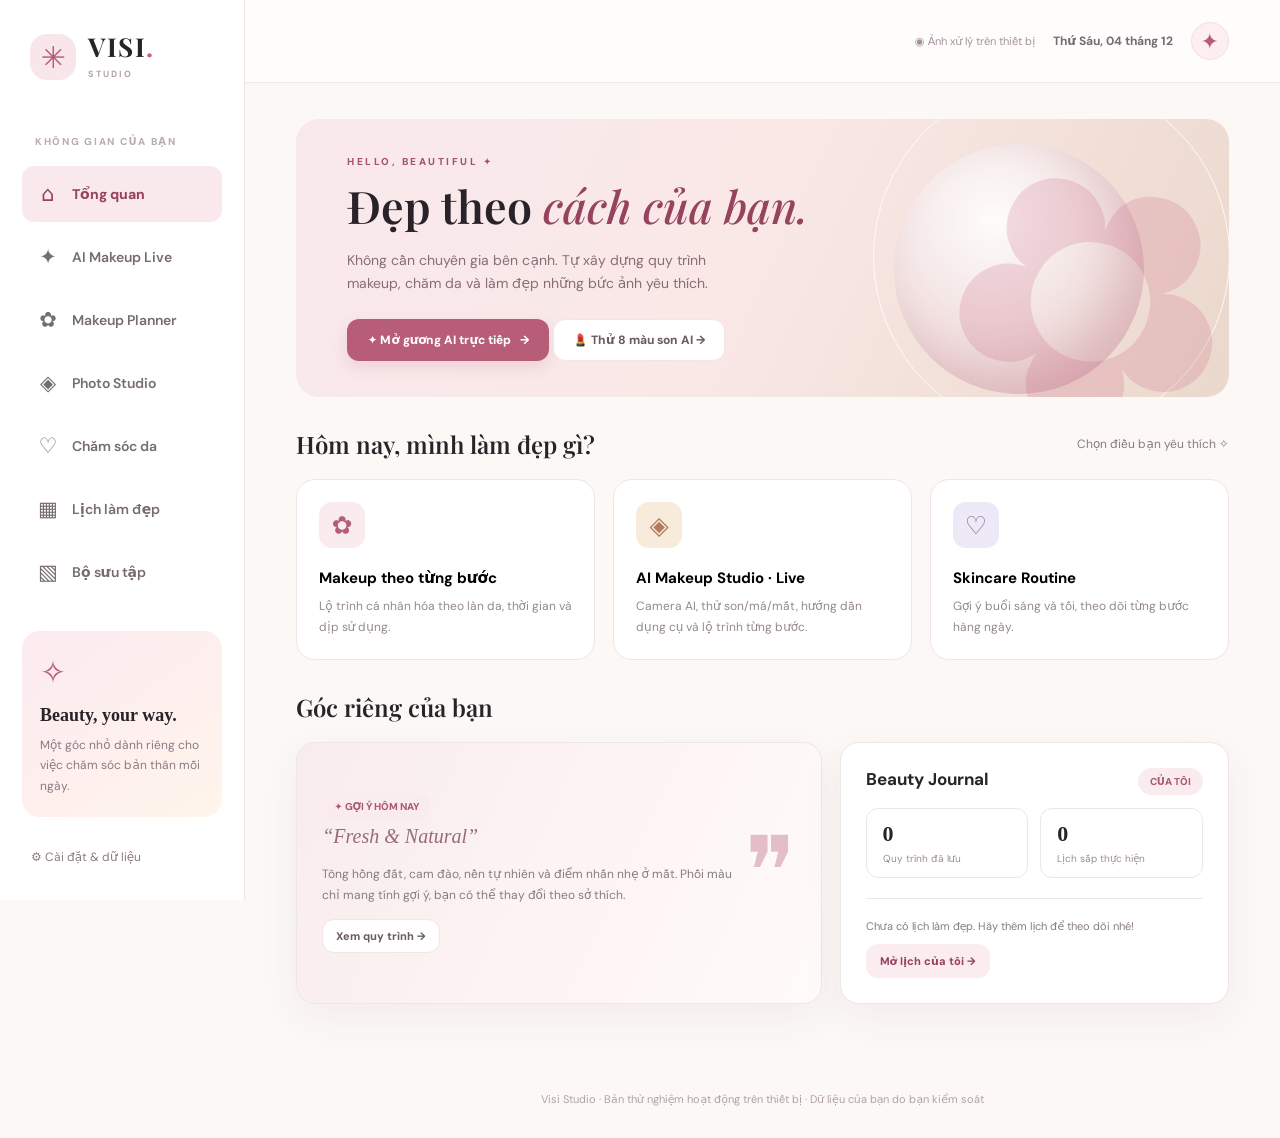
<file: index.html>
<!doctype html>
<html lang="vi">
<head>
  <meta charset="UTF-8" />
  <meta name="viewport" content="width=device-width, initial-scale=1, viewport-fit=cover" />
  <meta name="theme-color" content="#fbf6f2" />
  <meta name="description" content="Visi Studio — lập quy trình makeup, chăm da và chỉnh ảnh đẹp ngay trên trình duyệt." />
  <title>Visi Studio — Đẹp theo cách của bạn</title>
  <link rel="icon" href="icon.svg" type="image/svg+xml" />
  <link rel="manifest" href="manifest.webmanifest" />
  <link rel="stylesheet" href="styles.css" />
  <link rel="stylesheet" href="ai-makeup.css" />
</head>
<body>
  <div class="app-shell">
    <aside class="sidebar">
      <div class="brand"><span class="brand-mark">✳</span><div><strong>VISI<span>.</span></strong><small>STUDIO</small></div></div>
      <div class="side-caption">KHÔNG GIAN CỦA BẠN</div>
      <nav class="sidebar-nav" aria-label="Điều hướng chính">
        <button class="nav-btn active" data-page="home"><span>⌂</span> Tổng quan</button>
        <button class="nav-btn" data-page="ai"><span>✦</span> AI Makeup Live</button>
        <button class="nav-btn" data-page="makeup"><span>✿</span> Makeup Planner</button>
        <button class="nav-btn" data-page="photo"><span>◈</span> Photo Studio</button>
        <button class="nav-btn" data-page="skincare"><span>♡</span> Chăm sóc da</button>
        <button class="nav-btn" data-page="schedule"><span>▦</span> Lịch làm đẹp</button>
        <button class="nav-btn" data-page="gallery"><span>▧</span> Bộ sưu tập</button>
      </nav>
      <div class="side-bottom"><div class="member-tile"><div class="member-flower">✧</div><strong>Beauty, your way.</strong><p>Một góc nhỏ dành riêng cho việc chăm sóc bản thân mỗi ngày.</p></div><button data-page="settings" class="settings-link">⚙ Cài đặt & dữ liệu</button></div>
    </aside>
    <main class="main-wrap">
      <header class="topbar"><div class="top-brand">VISI<span>.</span></div><div class="topbar-right"><span class="privacy-label">◉ Ảnh xử lý trên thiết bị</span><span class="date-pill" id="current-date"></span><button class="profile-icon" data-page="settings" aria-label="Cài đặt">✦</button></div></header>
      <div id="app-content" class="content" aria-live="polite"></div>
      <footer class="site-footer">Visi Studio · Bản thử nghiệm hoạt động trên thiết bị · Dữ liệu của bạn do bạn kiểm soát</footer>
    </main>
  </div>
  <nav class="mobile-nav" aria-label="Điều hướng di động"><button data-page="home" class="active">⌂<span>Trang chủ</span></button><button data-page="ai">✦<span>AI Live</span></button><button data-page="photo">◈<span>Chỉnh ảnh</span></button><button data-page="skincare">♡<span>Chăm da</span></button><button data-page="gallery">▧<span>Đã lưu</span></button></nav>
  <div id="toast" class="toast" role="status" aria-live="polite"></div>
  <script src="lipstick-engine.js" defer></script>
  <script src="ai-makeup.js?v=camfix20261102a" defer></script>
  <script src="app.js?v=live20261102" defer></script>
</body>
</html>
</file>
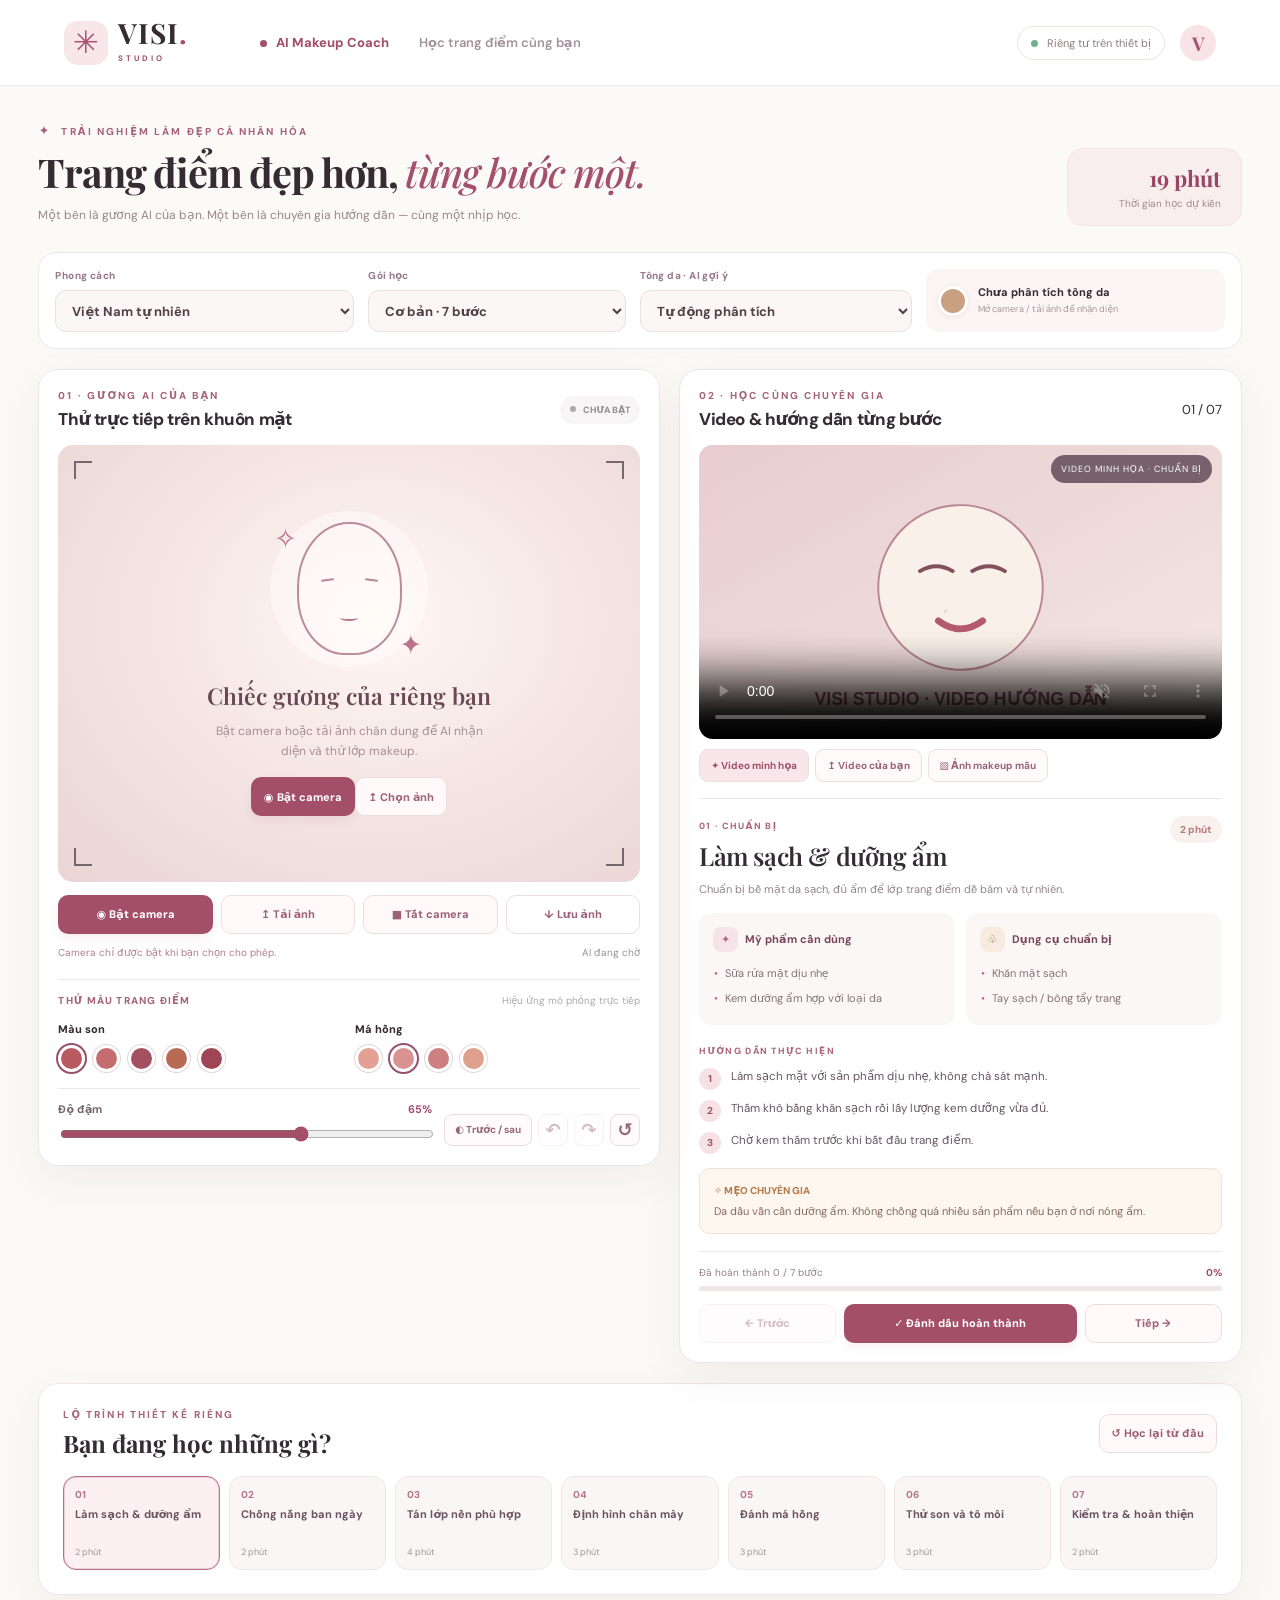
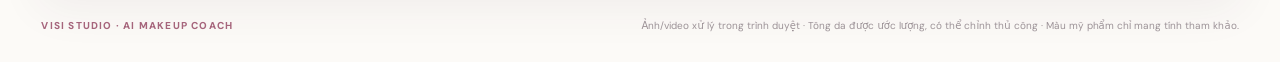
<file: coach/index.html>
<!doctype html>
<html lang="vi">
<head>
  <meta charset="UTF-8">
  <meta name="viewport" content="width=device-width,initial-scale=1,viewport-fit=cover">
  <meta name="theme-color" content="#fcf9f5">
  <meta name="description" content="Visi Studio – học makeup 2 màn hình, thử son và má hồng AI, video hướng dẫn, lộ trình cá nhân hóa theo tông da.">
  <title>Visi Studio · AI Makeup Coach</title>
  <link rel="icon" href="assets/logo.svg" type="image/svg+xml">
  <link rel="stylesheet" href="style.css?v=20261102a">
  <script src="script.js?v=20261102a" defer></script>
</head>
<body>
<div class="app-shell">
  <header class="topbar">
    <a class="brand" href="./" aria-label="Trang chủ Visi Studio"><span class="logo-icon">✳</span><span class="brand-word">VISI<span class="period">.</span><small>STUDIO</small></span></a>
    <div class="topnav"><span class="nav-link active"><span class="dot"></span> AI Makeup Coach</span><span class="nav-link hide-small">Học trang điểm cùng bạn</span></div>
    <div class="topright"><span class="privacy-chip"><span class="privacy-dot"></span> Riêng tư trên thiết bị</span><span class="top-avatar">V</span></div>
  </header>

  <main class="main">
    <div class="intro-row">
      <div><div class="eyebrow"><span class="tiny-star">✦</span> TRẢI NGHIỆM LÀM ĐẸP CÁ NHÂN HÓA</div><h1>Trang điểm đẹp hơn, <em>từng bước một.</em></h1><p>Một bên là gương AI của bạn. Một bên là chuyên gia hướng dẫn — cùng một nhịp học.</p></div>
      <div class="intro-stat"><strong id="totalTime">15 phút</strong><span>Thời gian học dự kiến</span></div>
    </div>
    <div class="studio-controls">
      <div class="field"><label for="styleSelect">Phong cách</label><select id="styleSelect"><option value="vietnam">Việt Nam tự nhiên</option><option value="douyin">Douyin trong trẻo</option><option value="western">Âu Mỹ sắc nét</option></select></div>
      <div class="field"><label for="planSelect">Gói học</label><select id="planSelect"><option value="basic">Cơ bản · 7 bước</option><option value="advanced">Nâng cao · 13 bước</option></select></div>
      <div class="field"><label for="toneSelect">Tông da · AI gợi ý</label><select id="toneSelect"><option value="auto">Tự động phân tích</option><option value="light">Da sáng</option><option value="medium">Da trung bình</option><option value="tan">Da ngăm / sẫm</option></select></div>
      <div class="tone-result"><span class="tone-dot" id="toneDot"></span><div><strong id="toneTitle">Chưa phân tích tông da</strong><small id="toneDetails">Có thể tự chọn hoặc mở camera</small></div></div>
    </div>

    <div class="workspace">
      <section class="pane camera-pane" aria-label="Gương AI và camera">
        <div class="pane-head"><div><div class="eyebrow">01 · GƯƠNG AI CỦA BẠN</div><h2>Thử trực tiếp trên khuôn mặt</h2></div><span class="live-pill" id="cameraState"><span></span> CHƯA BẬT</span></div>
        <div class="camera-stage" id="cameraStage">
          <canvas id="makeupCanvas" aria-label="Camera hoặc ảnh với lớp thử trang điểm ảo"></canvas>
          <div class="empty-state" id="emptyState"><div class="face-art"><div class="face-shape"><span class="face-eye one"></span><span class="face-eye two"></span><span class="face-lips"></span></div><span class="spark s1">✦</span><span class="spark s2">✧</span></div><strong>Chiếc gương của riêng bạn</strong><p>Bật camera hoặc tải ảnh chân dung để AI nhận diện và thử lớp makeup.</p><div class="empty-actions"><button id="startCameraMain" class="btn primary" type="button"><span>◉</span> Bật camera</button><button id="pickPhotoMain" class="btn outline" type="button">↥ Chọn ảnh</button></div></div>
          <div class="stage-corner tl"></div><div class="stage-corner tr"></div><div class="stage-corner bl"></div><div class="stage-corner br"></div>
          <div class="overlay-label" id="overlayLabel" hidden>Đang thử makeup ảo</div>
        </div>
        <video id="cameraVideo" autoplay muted playsinline hidden></video>
        <input id="photoInput" type="file" accept="image/jpeg,image/png,image/webp" hidden>
        <div class="camera-actions"><button class="btn primary" id="startCamera" type="button">◉ Bật camera</button><button class="btn outline" id="uploadPhoto" type="button">↥ Tải ảnh</button><button class="btn outline" id="stopCamera" type="button">■ Tắt camera</button><button class="btn ghost" id="captureBtn" type="button">↓ Lưu ảnh</button></div>
        <div class="statusbar"><span id="statusLine" role="status" aria-live="polite">Camera chỉ được bật khi bạn chọn cho phép.</span><span class="status-detail" id="aiStatus">AI đang chờ</span></div>
        <div class="preview-editor"><div class="editor-title"><span>THỬ MÀU TRANG ĐIỂM</span><small>Hiệu ứng mô phỏng trực tiếp</small></div>
          <div class="editor-rows"><div class="color-editor"><label>Màu son</label><div id="lipPalette" class="swatches" role="group" aria-label="Bảng màu son"></div></div><div class="color-editor"><label>Má hồng</label><div id="blushPalette" class="swatches" role="group" aria-label="Bảng màu má hồng"></div></div></div>
          <div class="preview-bottom"><div class="range-box"><label for="opacityRange">Độ đậm <b id="opacityValue">65%</b></label><input type="range" min="0" max="100" value="65" id="opacityRange"></div><div class="inline-tools"><button id="beforeAfter" type="button" class="mini-btn">◐ Trước / sau</button><button id="undoBtn" type="button" class="icon-btn" title="Hoàn tác" aria-label="Hoàn tác">↶</button><button id="redoBtn" type="button" class="icon-btn" title="Làm lại" aria-label="Làm lại">↷</button><button id="resetBtn" type="button" class="icon-btn" title="Đặt lại" aria-label="Đặt lại">↺</button></div></div>
        </div>
      </section>

      <section class="pane guide-pane" aria-label="Video hướng dẫn và lộ trình">
        <div class="pane-head"><div><div class="eyebrow">02 · HỌC CÙNG CHUYÊN GIA</div><h2>Video & hướng dẫn từng bước</h2></div><span class="step-badge" id="stepCount">01 / 07</span></div>
        <div class="guide-player"><video id="guideVideo" controls playsinline preload="metadata" poster="assets/guide-poster.svg"></video><div class="video-corner-note" id="videoLabel">VIDEO MINH HỌA</div></div>
        <div class="video-actions"><button id="useVideoSample" type="button" class="tiny-btn active">✦ Video minh họa</button><button id="pickTutorial" type="button" class="tiny-btn">↥ Video của bạn</button><button id="pickReference" type="button" class="tiny-btn">▧ Ảnh makeup mẫu</button><input type="file" accept="video/mp4,video/webm" id="tutorialInput" hidden><input type="file" accept="image/png,image/jpeg,image/webp" id="referenceInput" hidden></div>
        <div class="reference-box" id="referenceBox" hidden><img id="referenceImg" alt="Ảnh trang điểm tham khảo của người dùng"><span>Ảnh makeup tham khảo</span><button id="clearReference" class="mini-btn" type="button">× Bỏ ảnh</button></div>
        <div class="lesson-header"><div><span class="section-label" id="lessonCategory">01 · CHUẨN BỊ</span><h3 id="lessonTitle">Làm sạch và dưỡng ẩm</h3><p id="lessonDesc">Chuẩn bị một bề mặt da thoải mái trước khi trang điểm.</p></div><span id="lessonMinutes" class="minute-tag">2 phút</span></div>
        <div class="lesson-kits"><div class="kit"><div class="kit-head"><span class="kit-icon">✦</span><strong>Mỹ phẩm cần dùng</strong></div><ul id="productList"></ul></div><div class="kit"><div class="kit-head"><span class="kit-icon tools-icon">♧</span><strong>Dụng cụ chuẩn bị</strong></div><ul id="toolList"></ul></div></div>
        <div class="instructions"><div class="section-label">HƯỚNG DẪN THỰC HIỆN</div><ol id="instructionList"></ol></div><div class="coach-note"><span>✧ MẸO CHUYÊN GIA</span><p id="expertTip"></p></div>
        <div class="lesson-bottom"><div class="progress-meta"><span id="progressText">Đã hoàn thành 0 / 7 bước</span><strong id="progressPercent">0%</strong></div><div class="progress-track"><span id="progressFill"></span></div><div class="lesson-nav"><button type="button" id="prevStep" class="btn outline">← Trước</button><button type="button" id="completeStep" class="btn primary">✓ Đánh dấu hoàn thành</button><button type="button" id="nextStep" class="btn outline">Tiếp →</button></div></div>
      </section>
    </div>

    <section class="roadmap"><div class="roadmap-head"><div><div class="eyebrow">LỘ TRÌNH THIẾT KẾ RIÊNG</div><h2>Bạn đang học những gì?</h2></div><button id="restartCourse" class="btn outline" type="button">↺ Học lại từ đầu</button></div><div class="step-track" id="stepTrack"></div></section>
    <footer class="footer"><span>VISI STUDIO · AI MAKEUP COACH</span><span>Ảnh/video xử lý trong trình duyệt · Tông da được ước lượng, có thể chỉnh thủ công · Màu mỹ phẩm chỉ mang tính tham khảo.</span></footer>
  </main>
</div>
</body>
</html>
</file>
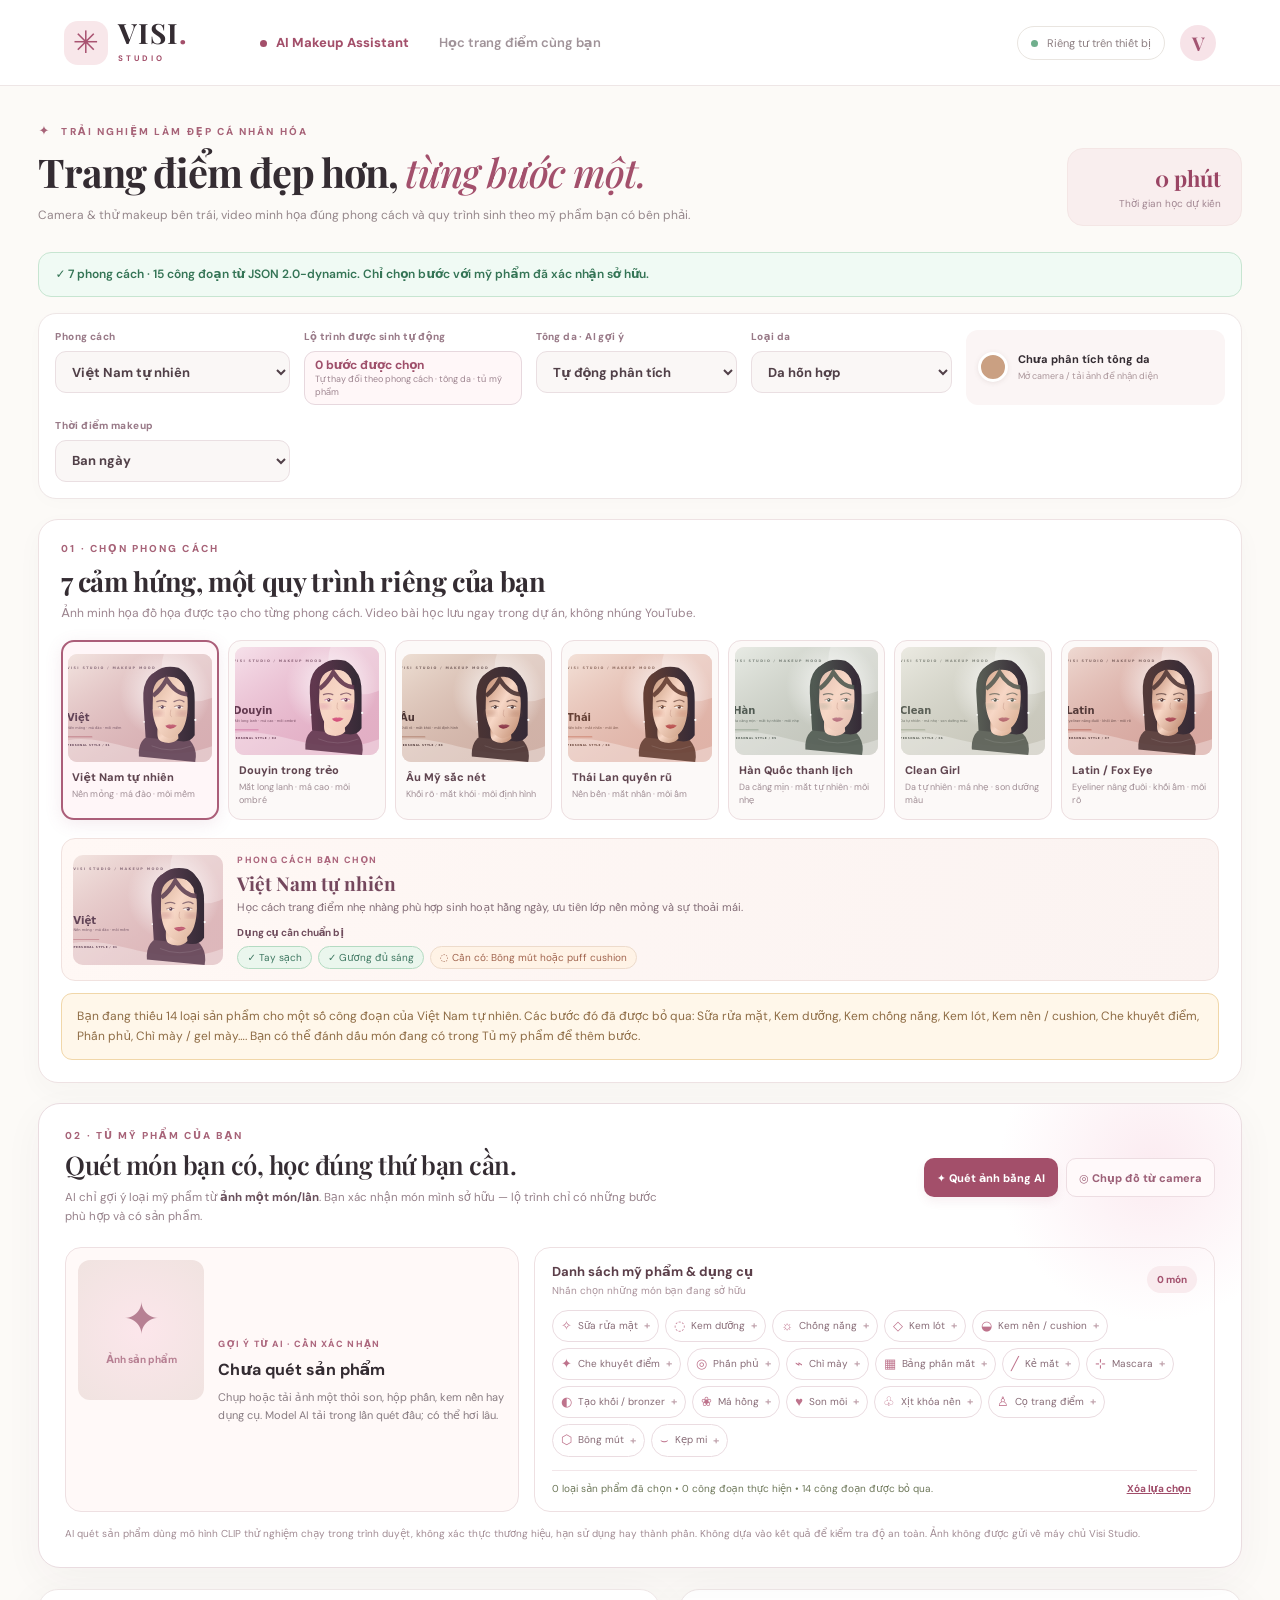
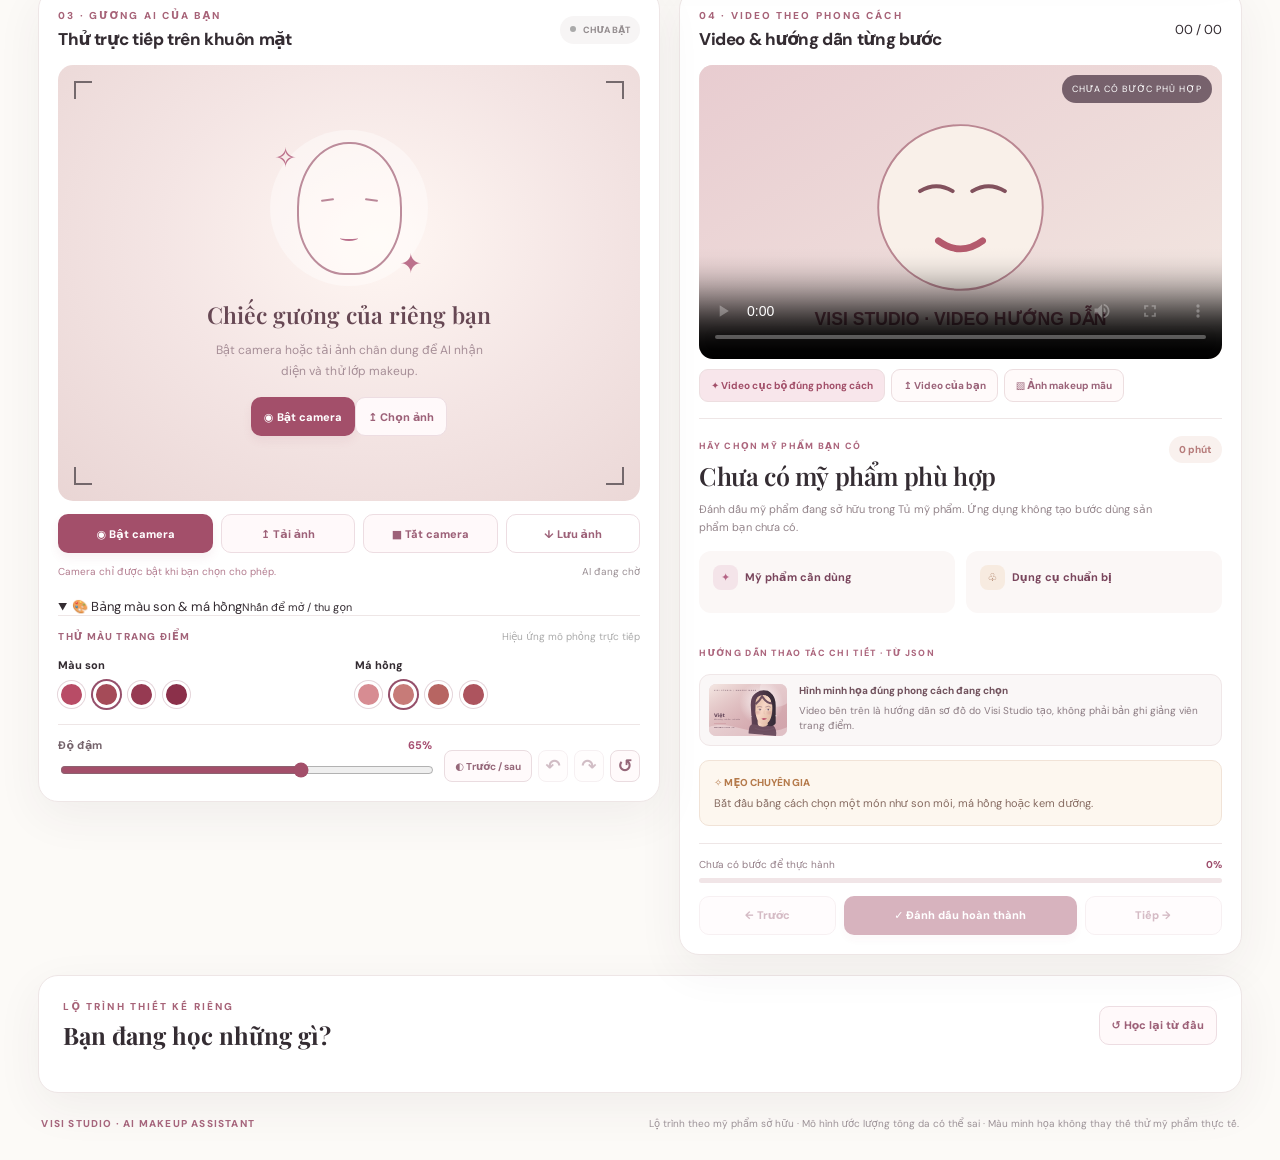
<file: makeup-assistant/index.html>
<!doctype html>
<html lang="vi">
<head>
  <meta charset="UTF-8">
  <meta name="viewport" content="width=device-width,initial-scale=1,viewport-fit=cover">
  <meta name="theme-color" content="#fcf9f5">
  <meta name="apple-mobile-web-app-capable" content="yes">
  <meta name="apple-mobile-web-app-status-bar-style" content="default">
  <meta name="apple-mobile-web-app-title" content="Visi Studio">
  <link rel="manifest" href="manifest.webmanifest">
  <link rel="apple-touch-icon" href="assets/icon-192.png">
  <meta name="description" content="Visi Studio – AI makeup hai màn hình: 7 phong cách, lộ trình sinh động từ tông da và mỹ phẩm có sẵn, video MP4 theo phong cách.">
  <title>Visi Studio · AI Makeup Assistant</title>
  <link rel="icon" href="assets/logo.svg" type="image/svg+xml">
  <link rel="stylesheet" href="style.css?v=dynamic20">
  <link rel="stylesheet" href="inventory.css?v=dynamic20"
  <link rel="stylesheet" href="mobile.css?v=mobile1">
  <script src="curriculum.js?v=dynamic20" defer></script>
  <script src="inventory-ai.js?v=dynamic20" defer></script>
  <script src="script.js?v=ar-stabilized-1" defer></script>
  <script src="mobile-ui.js?v=mobile1" defer></script>
</head>
<body>
<div class="app-shell">
  <header class="topbar">
    <a class="brand" href="./" aria-label="Trang chủ Visi Studio"><span class="logo-icon">✳</span><span class="brand-word">VISI<span class="period">.</span><small>STUDIO</small></span></a>
    <div class="topnav"><span class="nav-link active"><span class="dot"></span> AI Makeup Assistant</span><span class="nav-link hide-small">Học trang điểm cùng bạn</span></div>
    <div class="topright"><button id="installAppBtn" class="install-btn" type="button" hidden>Cài ứng dụng</button><span class="privacy-chip"><span class="privacy-dot"></span> Riêng tư trên thiết bị</span><span class="top-avatar">V</span></div>
  </header>

  <main class="main">
    <div class="intro-row">
      <div><div class="eyebrow"><span class="tiny-star">✦</span> TRẢI NGHIỆM LÀM ĐẸP CÁ NHÂN HÓA</div><h1>Trang điểm đẹp hơn, <em>từng bước một.</em></h1><p>Camera & thử makeup bên trái, video minh họa đúng phong cách và quy trình sinh theo mỹ phẩm bạn có bên phải.</p></div>
      <div class="intro-stat"><strong id="totalTime">15 phút</strong><span>Thời gian học dự kiến</span></div>
    </div>
    <div id="curriculumStatus" class="curriculum-status loading" role="status" aria-live="polite">Đang tải dữ liệu JSON…</div>
    <div class="studio-controls">
      <div class="field"><label for="styleSelect">Phong cách</label><select id="styleSelect"><option value="vietnam">Đang tải 7 phong cách...</option></select></div>
      <div class="field dynamic-plan-field"><label>Lộ trình được sinh tự động</label><div class="dynamic-step-count" id="dynamicCount"><b>Đang tính toán…</b></div></div>
      <div class="field"><label for="toneSelect">Tông da · AI gợi ý</label><select id="toneSelect"><option value="auto">Tự động phân tích</option><option value="light">Da sáng</option><option value="medium">Da trung bình</option><option value="tan">Da ngăm</option><option value="deep">Da sẫm</option></select></div>
      <div class="field"><label for="skinTypeSelect">Loại da</label><select id="skinTypeSelect"><option value="normal">Da thường</option><option value="oily">Da dầu</option><option value="dry">Da khô</option><option value="combination">Da hỗn hợp</option><option value="sensitive">Da nhạy cảm</option></select></div><div class="tone-result"><span class="tone-dot" id="toneDot"></span><div><strong id="toneTitle">Chưa phân tích tông da</strong><small id="toneDetails">Có thể tự chọn hoặc mở camera</small></div></div>
      <div class="field"><label for="timeOfDaySelect">Thời điểm makeup</label><select id="timeOfDaySelect"><option value="day">Ban ngày</option><option value="night">Buổi tối</option></select></div>
    </div>


    <section class="style-gallery-section" aria-label="Thư viện phong cách makeup"><div class="style-heading"><div><div class="eyebrow">01 · CHỌN PHONG CÁCH</div><h2>7 cảm hứng, một quy trình riêng của bạn</h2><p>Ảnh minh họa đồ họa được tạo cho từng phong cách. Video bài học lưu ngay trong dự án, không nhúng YouTube.</p></div></div><div id="styleGallery" class="style-gallery"></div><div id="styleEquipment" class="style-equipment"></div><div id="planMissing" class="plan-missing" role="status" hidden></div></section>

    <section class="inventory-studio" aria-label="Tủ mỹ phẩm và quét AI">
      <div class="inventory-head">
        <div><div class="eyebrow">02 · TỦ MỸ PHẨM CỦA BẠN</div><h2>Quét món bạn có, học đúng thứ bạn cần.</h2><p>AI chỉ gợi ý loại mỹ phẩm từ <strong>ảnh một món/lần</strong>. Bạn xác nhận món mình sở hữu — lộ trình chỉ có những bước phù hợp và có sản phẩm.</p></div>
        <div class="inventory-actions"><button id="scanFromPhoto" type="button" class="btn primary">✦ Quét ảnh bằng AI</button><button id="scanFromCamera" type="button" class="btn outline">◎ Chụp đồ từ camera</button><input id="productScanInput" type="file" accept="image/jpeg,image/png,image/webp" hidden></div>
      </div>
      <div class="inventory-body">
        <div class="scan-result" aria-label="Kết quả nhận diện sản phẩm">
          <div class="scan-preview"><img id="scanPreview" alt="Ảnh sản phẩm được chọn" hidden><div id="scanPlaceholder"><span>✦</span><small>Ảnh sản phẩm</small></div></div>
          <div class="scan-insights"><span class="section-label">GỢI Ý TỪ AI · CẦN XÁC NHẬN</span><h3 id="scanName">Chưa quét sản phẩm</h3><p id="scanStatus" role="status" aria-live="polite">Chụp hoặc tải ảnh một thỏi son, hộp phấn, kem nền hay dụng cụ. Model AI tải trong lần quét đầu; có thể hơi lâu.</p><div id="scanConfirmation" hidden><span id="scanConfidence"></span><button class="btn primary" id="confirmScan" type="button">✓ Có, thêm vào tủ</button><button class="btn outline" id="rejectScan" type="button">Đổi loại</button></div></div>
        </div>
        <div class="inventory-collection"><div class="inventory-collection-head"><div><strong>Danh sách mỹ phẩm & dụng cụ</strong><small>Nhấn chọn những món bạn đang sở hữu</small></div><span id="ownedCount" class="inventory-count">0 món</span></div><div id="inventoryChips" class="inventory-chips"></div><div class="inventory-foot"><span id="planSuggestion" class="plan-suggestion"></span><button type="button" id="clearInventory" class="text-button">Xóa lựa chọn</button></div></div>
      </div>
      <p class="inventory-note">AI quét sản phẩm dùng mô hình CLIP thử nghiệm chạy trong trình duyệt, không xác thực thương hiệu, hạn sử dụng hay thành phần. Không dựa vào kết quả để kiểm tra độ an toàn. Ảnh không được gửi về máy chủ Visi Studio.</p>
    </section>

    <div class="workspace">
      <section class="pane camera-pane" aria-label="Gương AI và camera">
        <div class="pane-head"><div><div class="eyebrow">03 · GƯƠNG AI CỦA BẠN</div><h2>Thử trực tiếp trên khuôn mặt</h2></div><span class="live-pill" id="cameraState"><span></span> CHƯA BẬT</span></div>
        <div class="camera-stage" id="cameraStage">
          <canvas id="makeupCanvas" aria-label="Camera hoặc ảnh với lớp thử trang điểm ảo"></canvas>
          <div class="empty-state" id="emptyState"><div class="face-art"><div class="face-shape"><span class="face-eye one"></span><span class="face-eye two"></span><span class="face-lips"></span></div><span class="spark s1">✦</span><span class="spark s2">✧</span></div><strong>Chiếc gương của riêng bạn</strong><p>Bật camera hoặc tải ảnh chân dung để AI nhận diện và thử lớp makeup.</p><div class="empty-actions"><button id="startCameraMain" class="btn primary" type="button"><span>◉</span> Bật camera</button><button id="pickPhotoMain" class="btn outline" type="button">↥ Chọn ảnh</button></div></div>
          <div class="stage-corner tl"></div><div class="stage-corner tr"></div><div class="stage-corner bl"></div><div class="stage-corner br"></div>
          <div class="overlay-label" id="overlayLabel" hidden>Đang thử makeup ảo</div>
        </div>
        <video id="cameraVideo" autoplay muted playsinline hidden></video>
        <input id="photoInput" type="file" accept="image/jpeg,image/png,image/webp" hidden>
        <div class="camera-actions"><button class="btn primary" id="startCamera" type="button">◉ Bật camera</button><button class="btn outline" id="uploadPhoto" type="button">↥ Tải ảnh</button><button class="btn outline" id="stopCamera" type="button">■ Tắt camera</button><button class="btn ghost" id="captureBtn" type="button">↓ Lưu ảnh</button></div>
        <div class="statusbar"><span id="statusLine" role="status" aria-live="polite">Camera chỉ được bật khi bạn chọn cho phép.</span><span class="status-detail" id="aiStatus">AI đang chờ</span></div>
        <details class="palette-drawer" id="paletteDrawer" open><summary class="palette-summary"><span>🎨 Bảng màu son & má hồng</span><small>Nhấn để mở / thu gọn</small></summary><div class="preview-editor"><div class="editor-title"><span>THỬ MÀU TRANG ĐIỂM</span><small>Hiệu ứng mô phỏng trực tiếp</small></div>
          <div class="editor-rows"><div class="color-editor"><label>Màu son</label><div id="lipPalette" class="swatches" role="group" aria-label="Bảng màu son"></div></div><div class="color-editor"><label>Má hồng</label><div id="blushPalette" class="swatches" role="group" aria-label="Bảng màu má hồng"></div></div></div>
          <div class="preview-bottom"><div class="range-box"><label for="opacityRange">Độ đậm <b id="opacityValue">65%</b></label><input type="range" min="0" max="100" value="65" id="opacityRange"></div><div class="inline-tools"><button id="beforeAfter" type="button" class="mini-btn">◐ Trước / sau</button><button id="undoBtn" type="button" class="icon-btn" title="Hoàn tác" aria-label="Hoàn tác">↶</button><button id="redoBtn" type="button" class="icon-btn" title="Làm lại" aria-label="Làm lại">↷</button><button id="resetBtn" type="button" class="icon-btn" title="Đặt lại" aria-label="Đặt lại">↺</button></div></div>
        </div></details>
      </section>

      <section class="pane guide-pane" aria-label="Video hướng dẫn và lộ trình">
        <div class="pane-head"><div><div class="eyebrow">04 · VIDEO THEO PHONG CÁCH</div><h2>Video & hướng dẫn từng bước</h2></div><span class="step-badge" id="stepCount">00 / 00</span></div>
        <div class="guide-player"><video id="guideVideo" controls playsinline preload="metadata" poster="assets/guide-poster.svg"></video><div class="video-corner-note" id="videoLabel">VIDEO MINH HỌA</div></div>
        <div class="video-actions"><button id="useVideoSample" type="button" class="tiny-btn active">✦ Video cục bộ đúng phong cách</button><button id="pickTutorial" type="button" class="tiny-btn">↥ Video của bạn</button><button id="pickReference" type="button" class="tiny-btn">▧ Ảnh makeup mẫu</button><input type="file" accept="video/mp4,video/webm" id="tutorialInput" hidden><input type="file" accept="image/png,image/jpeg,image/webp" id="referenceInput" hidden></div>
        <div class="reference-box" id="referenceBox" hidden><img id="referenceImg" alt="Ảnh trang điểm tham khảo của người dùng"><span>Ảnh makeup tham khảo</span><button id="clearReference" class="mini-btn" type="button">× Bỏ ảnh</button></div>
        <div class="lesson-header"><div><span class="section-label" id="lessonCategory">01 · CHUẨN BỊ</span><h3 id="lessonTitle">Làm sạch và dưỡng ẩm</h3><p id="lessonDesc">Chuẩn bị một bề mặt da thoải mái trước khi trang điểm.</p></div><span id="lessonMinutes" class="minute-tag">2 phút</span></div>
        <div id="availabilityNotice" class="availability-notice" hidden></div><div class="lesson-kits"><div class="kit"><div class="kit-head"><span class="kit-icon">✦</span><strong>Mỹ phẩm cần dùng</strong></div><ul id="productList"></ul></div><div class="kit"><div class="kit-head"><span class="kit-icon tools-icon">♧</span><strong>Dụng cụ chuẩn bị</strong></div><ul id="toolList"></ul></div></div>
        <div class="personalization-grid" aria-label="Gợi ý cá nhân hóa theo dữ liệu JSON">
          <div id="skinGuidance" class="personal-note" hidden></div>
          <div id="toneGuidance" class="personal-note" hidden></div>
        </div>
        <p id="styleGuidance" class="style-guidance" hidden></p>
        <div class="instructions"><div class="section-label">HƯỚNG DẪN THAO TÁC CHI TIẾT · TỪ JSON</div><ol id="instructionList"></ol></div>
        <div class="product-notes" id="productNotes" hidden></div><div class="lesson-resources"><img id="lessonIllustration" src="assets/styles/vietnam.svg" alt="Minh họa phong cách trang điểm" width="100" height="70"><div><strong>Hình minh họa đúng phong cách đang chọn</strong><p class="local-media-note">Video bên trên là hướng dẫn sơ đồ do Visi Studio tạo, không phải bản ghi giảng viên trang điểm.</p></div></div><div class="coach-note"><span>✧ MẸO CHUYÊN GIA</span><p id="expertTip"></p></div>
        <div class="lesson-bottom"><div class="progress-meta"><span id="progressText">Đã hoàn thành 0 bước</span><strong id="progressPercent">0%</strong></div><div class="progress-track"><span id="progressFill"></span></div><div class="lesson-nav"><button type="button" id="prevStep" class="btn outline">← Trước</button><button type="button" id="completeStep" class="btn primary">✓ Đánh dấu hoàn thành</button><button type="button" id="nextStep" class="btn outline">Tiếp →</button></div></div>
      </section>
    </div>

    <section class="roadmap" id="mobileLessons"><div class="roadmap-head"><div><div class="eyebrow">LỘ TRÌNH THIẾT KẾ RIÊNG</div><h2>Bạn đang học những gì?</h2></div><button id="restartCourse" class="btn outline" type="button">↺ Học lại từ đầu</button></div><div class="step-track" id="stepTrack"></div></section>
    <footer class="footer"><span>VISI STUDIO · AI MAKEUP ASSISTANT</span><span>Lộ trình theo mỹ phẩm sở hữu · Mô hình ước lượng tông da có thể sai · Màu minh họa không thay thế thử mỹ phẩm thực tế.</span></footer>
  </main>
</div>
</body>
</html>
</file>
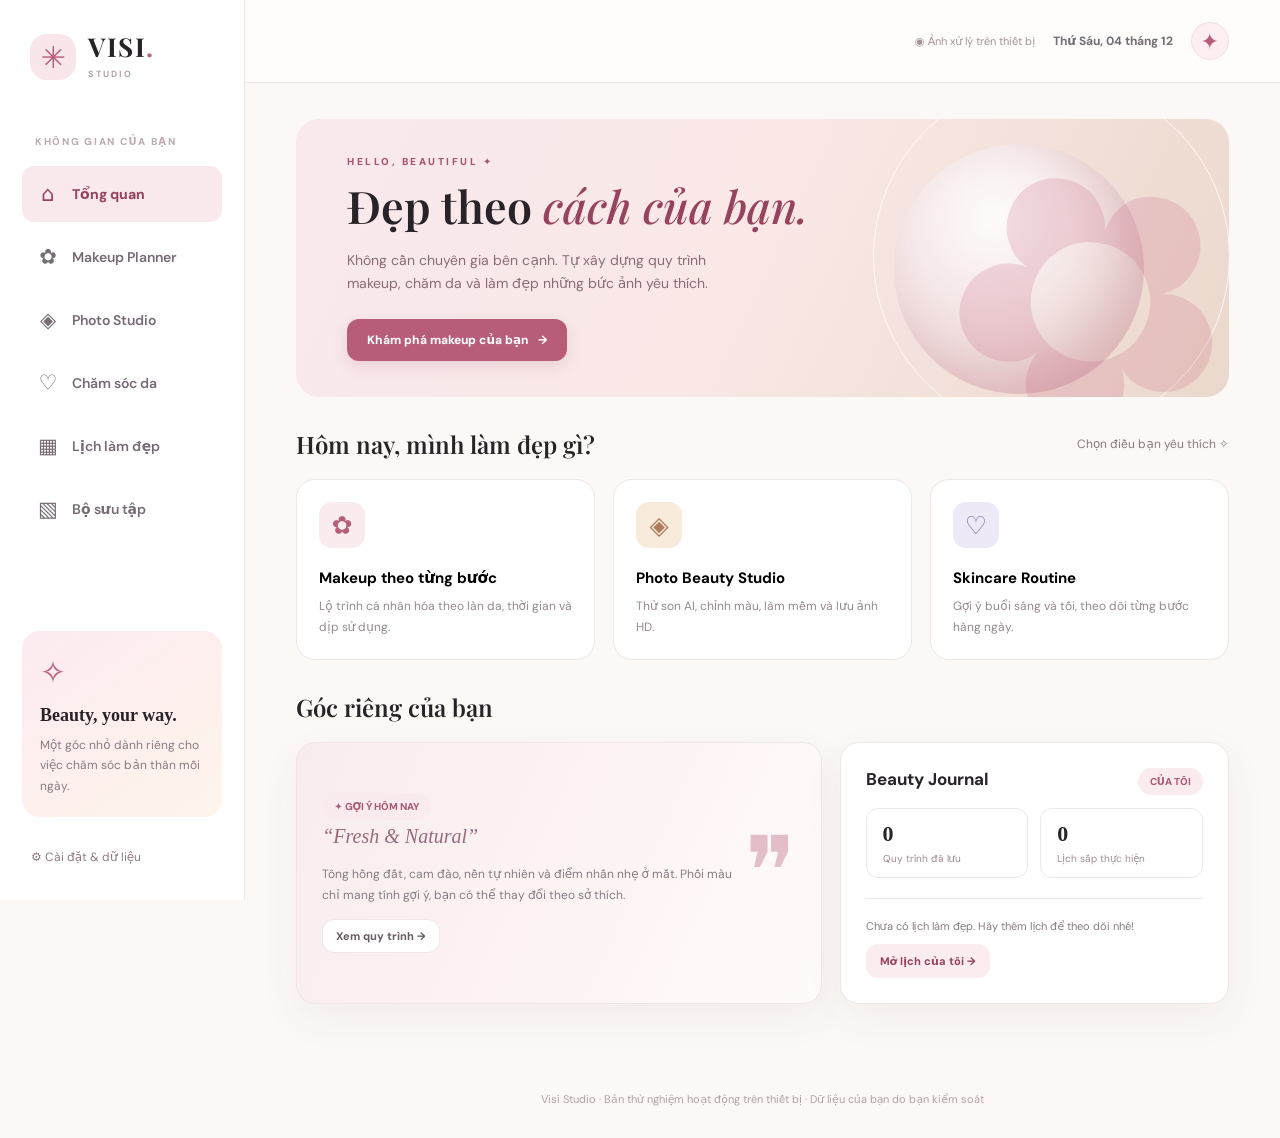
<file: Visi_Studio_GitHub_Pages (1)/index.html>
<!doctype html>
<html lang="vi">
<head>
  <meta charset="UTF-8" />
  <meta name="viewport" content="width=device-width, initial-scale=1, viewport-fit=cover" />
  <meta name="theme-color" content="#fbf6f2" />
  <meta name="description" content="Visi Studio — lập quy trình makeup, chăm da và chỉnh ảnh đẹp ngay trên trình duyệt." />
  <title>Visi Studio — Đẹp theo cách của bạn</title>
  <link rel="icon" href="icon.svg" type="image/svg+xml" />
  <link rel="manifest" href="manifest.webmanifest" />
  <link rel="stylesheet" href="styles.css" />
</head>
<body>
  <div class="app-shell">
    <aside class="sidebar">
      <div class="brand"><span class="brand-mark">✳</span><div><strong>VISI<span>.</span></strong><small>STUDIO</small></div></div>
      <div class="side-caption">KHÔNG GIAN CỦA BẠN</div>
      <nav class="sidebar-nav" aria-label="Điều hướng chính">
        <button class="nav-btn active" data-page="home"><span>⌂</span> Tổng quan</button>
        <button class="nav-btn" data-page="makeup"><span>✿</span> Makeup Planner</button>
        <button class="nav-btn" data-page="photo"><span>◈</span> Photo Studio</button>
        <button class="nav-btn" data-page="skincare"><span>♡</span> Chăm sóc da</button>
        <button class="nav-btn" data-page="schedule"><span>▦</span> Lịch làm đẹp</button>
        <button class="nav-btn" data-page="gallery"><span>▧</span> Bộ sưu tập</button>
      </nav>
      <div class="side-bottom"><div class="member-tile"><div class="member-flower">✧</div><strong>Beauty, your way.</strong><p>Một góc nhỏ dành riêng cho việc chăm sóc bản thân mỗi ngày.</p></div><button data-page="settings" class="settings-link">⚙ Cài đặt & dữ liệu</button></div>
    </aside>
    <main class="main-wrap">
      <header class="topbar"><div class="top-brand">VISI<span>.</span></div><div class="topbar-right"><span class="privacy-label">◉ Ảnh xử lý trên thiết bị</span><span class="date-pill" id="current-date"></span><button class="profile-icon" data-page="settings" aria-label="Cài đặt">✦</button></div></header>
      <div id="app-content" class="content" aria-live="polite"></div>
      <footer class="site-footer">Visi Studio · Bản thử nghiệm hoạt động trên thiết bị · Dữ liệu của bạn do bạn kiểm soát</footer>
    </main>
  </div>
  <nav class="mobile-nav" aria-label="Điều hướng di động"><button data-page="home" class="active">⌂<span>Trang chủ</span></button><button data-page="makeup">✿<span>Makeup</span></button><button data-page="photo">◈<span>Chỉnh ảnh</span></button><button data-page="skincare">♡<span>Chăm da</span></button><button data-page="gallery">▧<span>Đã lưu</span></button></nav>
  <div id="toast" class="toast" role="status" aria-live="polite"></div>
  <script src="app.js" defer></script>
</body>
</html>
</file>
<file: styles.css>
@import url('https://fonts.googleapis.com/css2?family=DM+Sans:wght@400;500;600;700;800&family=Playfair+Display:wght@500;600;700&display=swap');
:root{--bg:#fbf8f5;--white:#fff;--ink:#282229;--muted:#877b83;--rose:#b85d78;--deep:#96435e;--soft:#f9e7eb;--border:#efe6e6;--shadow:0 14px 40px rgba(116,72,82,.06);--font:'DM Sans',system-ui,-apple-system,Arial,sans-serif}
*{box-sizing:border-box}html{scroll-behavior:smooth}body{margin:0;font-family:var(--font);color:var(--ink);background:var(--bg);font-size:14px}button,input,select{font:inherit}button{cursor:pointer}button:disabled{opacity:.5;cursor:not-allowed}a{color:var(--rose)}.app-shell{min-height:100vh;display:grid;grid-template-columns:245px minmax(0,1fr)}.sidebar{background:#fff;border-right:1px solid var(--border);height:100vh;position:sticky;top:0;padding:34px 22px 25px;display:flex;flex-direction:column;z-index:3}.brand{display:flex;align-items:center;gap:12px;padding:0 8px}.brand-mark{background:#f8e6ea;border-radius:17px;color:var(--rose);width:46px;height:46px;display:grid;place-items:center;font-size:30px}.brand strong,.top-brand{font-family:'Playfair Display',Georgia,serif;letter-spacing:1.5px;font-size:26px;line-height:1}.brand strong span,.top-brand span{color:#bc657e}.brand small{display:block;font-size:9px;letter-spacing:2px;color:#b5a2a9;margin-top:7px;font-weight:700}.side-caption{font-size:10px;letter-spacing:1.7px;color:#bcabb0;font-weight:800;margin:55px 13px 18px}.sidebar-nav{display:grid;gap:7px}.nav-btn{display:flex;align-items:center;gap:13px;width:100%;text-align:left;border:0;background:transparent;color:#776b75;padding:14px 15px;border-radius:12px;font-weight:600}.nav-btn span{font-size:21px;width:22px;text-align:center;font-weight:400}.nav-btn:hover,.nav-btn.active{background:#f9e9ed;color:var(--deep)}.nav-btn.active{font-weight:800}.side-bottom{margin-top:auto}.member-tile{background:linear-gradient(145deg,#fceaf0,#fff5eb);border-radius:18px;padding:21px 18px;margin-bottom:22px}.member-flower{font-size:31px;color:var(--rose);margin-bottom:12px}.member-tile strong{font-family:Georgia,serif;font-size:18px}.member-tile p{font-size:12px;line-height:1.7;color:#8e7883;margin:9px 0 0}.settings-link{background:none;border:0;color:#8c7a83;font-size:12px;padding:10px 9px}.main-wrap{min-width:0}.topbar{height:83px;background:rgba(255,255,255,.72);border-bottom:1px solid #f1e8e8;display:flex;align-items:center;justify-content:flex-end;padding:0 clamp(20px,4vw,62px)}.top-brand{display:none}.topbar-right{display:flex;align-items:center;gap:18px}.privacy-label{color:#a59299;font-size:11px}.date-pill{color:#746b73;font-size:12px;font-weight:700}.profile-icon{width:38px;height:38px;border-radius:50%;border:1px solid #f1e0e5;background:#fdeef1;color:var(--rose);font-size:22px}.content{max-width:1390px;margin:0 auto;padding:36px clamp(22px,4vw,64px) 75px;min-height:calc(100vh - 130px)}.site-footer{text-align:center;font-size:11px;color:#afa2a7;padding:13px 22px 32px}.eyebrow{text-transform:uppercase;letter-spacing:2.5px;font-size:10px;font-weight:800;color:var(--rose);margin-bottom:13px}.page-heading{font-family:'Playfair Display',Georgia,serif;font-weight:600;font-size:clamp(30px,3.6vw,46px);line-height:1.2;margin:0 0 11px}.subtitle{font-size:14px;color:#8d7f87;line-height:1.8;margin:0 0 26px}.section-heading{display:flex;justify-content:space-between;gap:20px;align-items:center;margin:31px 0 19px}.section-heading h2{font-family:'Playfair Display',Georgia,serif;font-size:24px;font-weight:600;margin:0}.section-heading small{font-size:12px;color:var(--muted)}.hero{position:relative;display:flex;align-items:center;min-height:275px;border-radius:23px;background:linear-gradient(115deg,#f9e9ec 3%,#f9e8e6 48%,#ebd8cc 100%);padding:36px clamp(25px,4vw,58px);overflow:hidden}.hero-content{position:relative;z-index:2;max-width:510px}.hero .eyebrow{color:#a6516e}.hero h1{font-family:'Playfair Display',Georgia,serif;font-size:clamp(31px,3.5vw,48px);line-height:1.13;font-weight:600;margin:0 0 17px}.hero h1 em{color:var(--deep);font-weight:500}.hero p{color:#8a6c77;line-height:1.7;max-width:400px;margin:0 0 23px}.hero-art{position:absolute;right:-20px;top:-65px;width:430px;height:440px;pointer-events:none}.hero-art:before{content:'';position:absolute;border:1px solid rgba(255,255,255,.8);width:355px;height:355px;right:19px;top:24px;border-radius:50%}.hero-art:after{content:'✿';font-size:350px;position:absolute;right:13px;top:18px;color:rgba(196,93,122,.2);transform:rotate(-25deg)}.hero-orb{position:absolute;border-radius:50%;background:radial-gradient(circle at 40% 30%,rgba(255,255,255,.9),rgba(172,77,104,.18));width:250px;height:250px;right:105px;top:90px;box-shadow:inset -22px -22px 45px #b05b7533}.btn{display:inline-flex;justify-content:center;align-items:center;gap:9px;border-radius:12px;border:1px solid transparent;padding:12px 19px;font-weight:800;font-size:12px;transition:.15s ease;text-decoration:none}.btn:hover{transform:translateY(-1px)}.btn-primary{background:var(--rose);color:white;box-shadow:0 6px 15px #a4536b26}.btn-primary:hover{background:var(--deep)}.btn-white{background:#fff;color:var(--deep)}.btn-outline{background:#fff;border-color:var(--border);color:#695c65}.btn-subtle{background:#fbecf0;color:var(--deep)}.btn-small{padding:9px 13px;font-size:11px}.actions{display:flex;gap:10px;flex-wrap:wrap}.grid-3{display:grid;grid-template-columns:repeat(3,minmax(0,1fr));gap:18px}.grid-2{display:grid;grid-template-columns:repeat(2,minmax(0,1fr));gap:18px}.feature{background:#fff;border:1px solid var(--border);border-radius:19px;padding:22px;text-align:left;transition:.2s;min-height:176px}.feature:hover{border-color:#e4bdc9;transform:translateY(-3px);box-shadow:var(--shadow)}.feature .feature-icon{display:grid;place-items:center;width:46px;height:46px;border-radius:13px;background:#faecee;color:#b45f77;font-size:25px;margin-bottom:20px}.feature:nth-child(2) .feature-icon{background:#f8ebdc;color:#b07c5d}.feature:nth-child(3) .feature-icon{background:#ede9f7;color:#82709e}.feature h3{font-size:15px;margin:0 0 8px}.feature p{font-size:12px;color:#94888e;line-height:1.7;margin:0}.card{background:#fff;border:1px solid var(--border);border-radius:19px;padding:25px;box-shadow:var(--shadow)}.card h3{margin:0 0 15px;font-size:17px}.muted{color:var(--muted)}.tiny{font-size:11px}.dashboard-row{display:grid;grid-template-columns:1.35fr 1fr;gap:18px}.quote-card{background:linear-gradient(115deg,#f9eced,#fffbf8);display:flex;align-items:center;justify-content:space-between}.quote-card .quote{font-family:Georgia,serif;color:#966b7d;font-size:20px;font-style:italic;line-height:1.6;max-width:470px}.quote-card .quote-mark{font-family:Georgia,serif;font-size:95px;color:#e3bdc8;line-height:1}.pill{border-radius:20px;background:#faebee;color:#a85a70;padding:7px 12px;font-size:10px;font-weight:800;display:inline-flex;gap:6px;align-items:center}.stats{display:flex;gap:12px;flex-wrap:wrap;margin-top:18px}.stat{border:1px solid var(--border);border-radius:12px;padding:12px 16px;flex:1;min-width:85px}.stat b{font-size:22px;font-family:Georgia,serif}.stat div{font-size:10px;color:#9d8b94;margin-top:5px}.panel-head{display:flex;justify-content:space-between;align-items:flex-start;gap:14px;margin-bottom:22px}.panel-head h2{font-family:'Playfair Display',Georgia,serif;font-size:23px;margin:0}.panel-head p{color:var(--muted);margin:6px 0 0;font-size:12px;line-height:1.6}.form-grid{display:grid;grid-template-columns:repeat(2,minmax(0,1fr));gap:16px}.field{display:flex;flex-direction:column;gap:8px}.field label{font-size:11px;color:#82757e;font-weight:800}.field select,.field input{border:1px solid #ece1e4;border-radius:11px;background:#fff;color:#4f414a;width:100%;padding:12px 13px;min-height:44px;outline:none}.field select:focus,.field input:focus{border-color:#bd7188;box-shadow:0 0 0 3px #bd71881a}.planner-grid{display:grid;grid-template-columns:minmax(270px,350px) minmax(0,1fr);gap:20px;align-items:start}.look-box{background:linear-gradient(140deg,#fae3e7,#fdf3e9);border-radius:15px;padding:20px;margin-top:22px}.look-box h3{font-family:Georgia,serif;font-size:21px;margin:7px 0}.look-box p{font-size:12px;line-height:1.75;color:#866c7a;margin:0}.progress-wrap{height:7px;background:#f5e9eb;border-radius:10px;overflow:hidden;margin:20px 0}.progress-bar{height:100%;background:linear-gradient(90deg,#cf91a6,#aa5571);border-radius:8px;transition:width .2s}.step{display:flex;align-items:flex-start;gap:15px;padding:17px 0;border-bottom:1px solid #f4eeee}.step:last-child{border-bottom:0}.check-step{appearance:none;width:22px;height:22px;flex:none;border-radius:7px;border:1.5px solid #dcb6c2;margin:2px 0 0;cursor:pointer;position:relative}.check-step:checked{background:#b65e79;border-color:#b65e79}.check-step:checked:after{content:'✓';position:absolute;top:0;left:5px;color:#fff;font-weight:800}.step.done .step-title{text-decoration:line-through;color:#aa9ba3}.step-info{flex:1}.step-top{display:flex;align-items:center;justify-content:space-between;gap:9px}.step-title{font-weight:800;font-size:13px}.step-detail{margin-top:7px;color:#95868f;font-size:12px;line-height:1.65}.step-time{font-size:11px;color:#b1788a;white-space:nowrap}.step-product{color:#b5677c;font-size:11px;margin-top:7px}.empty-state{text-align:center;padding:50px 20px;border:1px dashed #e2cbd2;border-radius:18px;color:#96828c}.empty-state .big{font-size:52px;display:block;margin-bottom:10px}.empty-state h3{color:#53454c;margin:0 0 7px}.empty-state p{max-width:440px;margin:0 auto 20px;line-height:1.7;font-size:12px}.photo-grid{display:grid;grid-template-columns:minmax(0,1.35fr) minmax(275px,.65fr);gap:20px;align-items:start}.studio-preview{min-height:460px;background:#f4ece9;border-radius:15px;display:flex;align-items:center;justify-content:center;overflow:hidden;position:relative}.studio-preview.has-photo{background:repeating-conic-gradient(#f1e9e9 0% 25%,#fff 0% 50%) 50%/20px 20px}.canvas-box{position:relative;display:inline-block;max-width:100%;max-height:600px;line-height:0;touch-action:none}.canvas-box canvas{display:block;max-width:100%;max-height:600px;width:auto;height:auto}.canvas-box #before-canvas{position:absolute;inset:0;pointer-events:none}.photo-upload{border:2px dashed #e6cbd3;border-radius:16px;background:#fff9f8;cursor:pointer;display:flex;align-items:center;flex-direction:column;justify-content:center;gap:14px;padding:50px 25px;text-align:center;width:min(360px,90%);color:#9b687a}.photo-upload span{font-size:47px}.photo-upload b{color:#6e5160}.photo-upload small{font-size:12px;line-height:1.7}.photo-upload:hover{background:#fceff1}.studio-controls .field{margin:16px 0}.studio-controls .control-group{margin-top:22px;padding-top:18px;border-top:1px solid #f3eaea}.range-head{display:flex;justify-content:space-between;font-size:12px;font-weight:700;margin-bottom:7px}.range-head small{color:#b67b8f}input[type=range]{accent-color:var(--rose);width:100%;cursor:pointer}.preset-list{display:grid;grid-template-columns:repeat(3,1fr);gap:9px;margin-top:13px}.preset{padding:8px 6px;border:1px solid #eee4e6;background:#fff;border-radius:12px;text-align:center;font-size:10px;font-weight:700;color:#8a7480}.preset.active{border-color:#b65d78;background:#fff2f4;color:#a64d69}.preset-orb{width:36px;height:36px;border-radius:50%;display:block;margin:0 auto 8px;background:linear-gradient(125deg,#f6e5df,#b38d86)}.brush-colors{display:flex;gap:9px;margin:12px 0}.swatch{width:31px;height:31px;border:3px solid #fff;box-shadow:0 0 0 1px #eadde0;border-radius:50%}.swatch.active{box-shadow:0 0 0 2px #a75b75}.tool-tabs{display:grid;grid-template-columns:repeat(4,1fr);gap:5px}.tool-tabs button{background:#fff;border:1px solid var(--border);padding:10px 6px;border-radius:9px;font-size:10px;color:#78666e;font-weight:700}.tool-tabs button.active{background:#f9e9ee;border-color:#d9aabb;color:var(--deep)}.compare-box{margin-top:12px;font-size:11px;color:var(--muted)}.tool-note{font-size:11px;color:#a08c96;line-height:1.6}.schedule-form{display:grid;grid-template-columns:1.5fr 1fr 1fr auto;gap:12px;align-items:end}.task-item{display:flex;align-items:center;gap:12px;border-bottom:1px solid #f3ecee;padding:15px 3px}.task-item:last-child{border:0}.task-dot{background:#f9e8ed;border-radius:11px;color:var(--rose);width:38px;height:38px;display:grid;place-items:center;font-size:19px}.task-content{flex:1;min-width:0}.task-content strong{display:block;font-size:13px}.task-content small{color:var(--muted);font-size:11px;display:block;margin-top:4px}.task-item.complete strong{text-decoration:line-through;color:#a99ca3}.task-remove{border:0;background:transparent;color:#b3a0a8;font-size:23px}.gallery-grid{display:grid;grid-template-columns:repeat(3,minmax(0,1fr));gap:17px}.gallery-item{border:1px solid var(--border);border-radius:17px;background:#fff;overflow:hidden}.gallery-thumb{aspect-ratio:1/1.1;background:#f8eeec;display:flex;align-items:center;justify-content:center;overflow:hidden}.gallery-thumb img{width:100%;height:100%;object-fit:cover}.gallery-meta{padding:14px}.gallery-meta strong{font-size:13px;display:block}.gallery-meta small{font-size:11px;color:var(--muted);display:block;margin:6px 0 12px}.gallery-actions{display:flex;gap:8px;flex-wrap:wrap}.skincare-grid{display:grid;grid-template-columns:1fr 1fr;gap:20px}.routine-header{display:flex;align-items:center;gap:13px}.routine-header span{font-size:31px;background:#f9ecef;color:var(--rose);border-radius:13px;padding:8px}.notice{padding:14px 18px;border-radius:12px;background:#fcf3ed;color:#977969;font-size:12px;line-height:1.7;margin-top:22px}.settings-grid{display:grid;grid-template-columns:1fr 1fr;gap:18px}.settings-card p{font-size:12px;color:var(--muted);line-height:1.8}.settings-card ul{padding-left:19px;color:var(--muted);line-height:2;font-size:12px}.toast{position:fixed;bottom:25px;right:25px;z-index:15;background:#3e3037;color:#fff;padding:14px 18px;border-radius:12px;font-weight:700;box-shadow:0 10px 34px #0002;opacity:0;transform:translateY(10px);pointer-events:none;transition:.25s;max-width:90vw}.toast.show{opacity:1;transform:translateY(0)}.mobile-nav{display:none}.save-flag{margin-left:auto;color:#af7284;font-size:11px}.small-line{border:0;border-top:1px solid var(--border);margin:20px 0}.sub-nav{display:flex;gap:8px;margin:0 0 20px}.sub-nav button{border:1px solid #eadde0;background:#fff;padding:9px 14px;border-radius:25px;color:#8e7480;font-weight:700;font-size:12px}.sub-nav button.active{background:#b8617d;color:#fff;border-color:#b8617d}.tag{display:inline-block;border-radius:25px;padding:6px 11px;background:#f8ecef;color:#ad6579;font-size:10px;font-weight:800;margin:3px}.gallery-plan{padding:18px;background:#fff;border:1px solid var(--border);border-radius:16px;margin-bottom:12px;display:flex;gap:16px;align-items:center;justify-content:space-between}.gallery-plan h4{margin:0 0 6px}.gallery-plan p{margin:0;color:var(--muted);font-size:11px}.divider{height:1px;background:var(--border);margin:18px 0}.photo-tools-head{display:flex;justify-content:space-between;flex-wrap:wrap;align-items:center;gap:10px;margin-bottom:14px}.field-wide{grid-column:1/-1}@media (max-width:1150px){.app-shell{grid-template-columns:205px minmax(0,1fr)}.sidebar{padding-left:14px;padding-right:14px}.content{padding:28px 25px 65px}.hero-art{right:-120px}.privacy-label{display:none}.gallery-grid{grid-template-columns:repeat(2,1fr)}}@media (max-width:880px){.app-shell{display:block}.sidebar{display:none}.topbar{height:64px;padding:0 21px;justify-content:space-between}.top-brand{display:block}.content{padding:25px 20px 95px}.mobile-nav{display:flex;position:fixed;bottom:0;left:0;right:0;z-index:10;background:#fff;border-top:1px solid #efe2e5;justify-content:space-around;padding:7px 4px max(7px,env(safe-area-inset-bottom))}.mobile-nav button{background:none;border:0;display:flex;flex-direction:column;gap:3px;align-items:center;padding:4px 7px;color:#9a8891;font-size:23px}.mobile-nav button span{font-size:10px;font-weight:700}.mobile-nav button.active{color:#b45d78}.site-footer{padding-bottom:75px}.hero-art{right:-145px;opacity:.7}.dashboard-row,.planner-grid,.photo-grid,.settings-grid{grid-template-columns:1fr}.planner-grid{gap:14px}.photo-grid{gap:15px}}@media (max-width:560px){.page-heading{font-size:34px}.hero{min-height:284px;padding:27px 21px}.hero-art{right:-275px;opacity:.33}.hero-content{max-width:100%}.hero h1{font-size:36px}.hero p{max-width:315px}.grid-3,.grid-2,.skincare-grid{grid-template-columns:1fr}.feature{min-height:0;display:grid;grid-template-columns:47px 1fr;column-gap:14px;align-items:center}.feature .feature-icon{grid-row:1/3;margin:0}.feature h3{margin:0 0 4px}.feature p{grid-column:2}.card{padding:19px}.form-grid{grid-template-columns:1fr 1fr}.schedule-form{grid-template-columns:1fr 1fr}.schedule-form .field:first-child{grid-column:1/-1}.schedule-form>button{min-height:44px}.gallery-grid{grid-template-columns:repeat(2,1fr);gap:10px}.gallery-meta{padding:10px}.gallery-actions .btn{padding:8px 10px}.panel-head h2{font-size:21px}.studio-preview{min-height:300px}.quote-card .quote{font-size:17px}.section-heading h2{font-size:22px}.date-pill{display:none}.gallery-plan{align-items:flex-start;flex-direction:column}.stats{flex-wrap:nowrap}.stat{min-width:0;padding:11px}}@media print{.sidebar,.topbar,.mobile-nav,.site-footer,.btn{display:none!important}.app-shell{display:block}.content{padding:0}.card{box-shadow:none}}

/* Visi Studio — AI lipstick preview, scoped to Photo Studio */
.lip-panel-head{display:flex;align-items:center;justify-content:space-between;gap:8px;flex-wrap:wrap}
.virtual-lip-panel{background:linear-gradient(155deg,#fff7f8,#fff);border:1px solid #f3e0e6;border-radius:15px;padding:17px;margin-top:18px!important}
.virtual-lip-panel .tool-note{margin:10px 0 12px}
.lip-color-grid{display:grid;grid-template-columns:repeat(4,minmax(0,1fr));gap:8px;margin:17px 0}
.lip-color-chip{border:1px solid #efe4e7;background:#fff;border-radius:10px;padding:8px 3px;color:#735963;font-size:10px;display:flex;align-items:center;flex-direction:column;gap:5px;min-width:0}
.lip-color-chip i{display:block;width:29px;height:29px;border-radius:50%;border:2px solid #fff;box-shadow:0 0 0 1px #e6d4da}
.lip-color-chip.active{background:#fff0f3;color:#9d4563;border-color:#bf728a;box-shadow:0 0 0 1px #bf728a}
.lip-color-chip:focus-visible{outline:2px solid #a44a6b;outline-offset:2px}
.lip-extra-row{display:grid;grid-template-columns:1fr 55px 1fr minmax(93px,1fr);align-items:center;gap:9px;margin-bottom:14px;font-size:11px;color:#816b75}
.lip-extra-row input[type=color]{width:49px;height:36px;padding:3px;border:1px solid #e7d8dc;border-radius:10px;background:white;cursor:pointer}
.lip-extra-row select{width:100%;min-width:0;background:#fff;border:1px solid #e7d8dc;border-radius:8px;padding:8px;color:#694e5e;font-size:11px}
.lip-status-note{font-size:10px}
@media(max-width:560px){.lip-color-grid{grid-template-columns:repeat(4,minmax(0,1fr))}.lip-extra-row{grid-template-columns:1fr 48px 1fr minmax(84px,1fr)}}
</file>
<file: ai-makeup.css>
/* Visi Signature AI Makeup Studio — independent module, no global theme overrides */
.ai-page{--ai-accent:#c56c74;--ai-ink:#3e2e35;--ai-muted:#937f88;--ai-border:#efe1e3;--ai-gradient:linear-gradient(135deg,#fcf3ef,#f4e9e4);font-family:inherit;color:var(--ai-ink)}
.ai-page *{box-sizing:border-box}
.ai-page button,.ai-page select,.ai-page input{font:inherit}
.ai-page button{cursor:pointer}
.ai-page button:disabled{cursor:not-allowed;opacity:.45}
.ai-page button:focus-visible,.ai-page select:focus-visible,.ai-page input:focus-visible{outline:3px solid #ad7187;outline-offset:3px}
.ai-page h1,.ai-page h2,.ai-page h3,.ai-page h4,.ai-page p{margin:0}
.ai-page .ai-eyebrow{font-size:10px;font-weight:800;letter-spacing:2.1px;color:#a2687c}
.ai-hero{min-height:206px;background:radial-gradient(circle at 80% 24%,rgba(255,255,255,.95),transparent 23%),linear-gradient(110deg,#f9e8e5,#f7ece8 60%,#f2d9db);border:1px solid #f3e2e0;border-radius:23px;padding:31px 34px;display:flex;justify-content:space-between;align-items:center;gap:20px;overflow:hidden;position:relative;margin:0 0 22px}
.ai-hero:before{content:"";height:250px;width:250px;position:absolute;right:85px;top:-120px;border-radius:50%;border:1px solid #ffffffa0;box-shadow:0 0 0 30px #ffffff18,0 0 0 65px #ffffff14}
.ai-hero>div{position:relative;z-index:1}
.ai-hero h1{font-size:clamp(29px,3.4vw,43px);letter-spacing:-1.3px;line-height:1.17;margin:8px 0 10px;color:#533443}
.ai-hero h1 em{font-family:Georgia,serif;font-weight:400;color:#b65b7d}
.ai-hero p{max-width:620px;font-size:12.5px;line-height:1.78;color:#7f6774}
.ai-star{color:#b75e7d}
.ai-chips{display:flex;gap:8px;flex-wrap:wrap;margin-top:18px}
.ai-chips span{padding:7px 10px;border:1px solid #fff9;background:#ffffff7c;font-size:10px;font-weight:700;color:#8e5e72;border-radius:40px}
.ai-hero-mark{font-size:66px;font-weight:900;letter-spacing:-7px;color:#986c79;line-height:1;white-space:nowrap;opacity:.62}
.ai-hero-mark span{color:#ce8099}
.ai-hero-mark small{letter-spacing:2px;display:block;font-weight:700;font-size:8px;text-align:center;margin-top:12px}
.ai-workspace{display:grid;grid-template-columns:minmax(0,1.18fr) minmax(335px,.82fr);gap:18px;align-items:start}
.ai-view-card,.ai-course,.ai-panel{background:#fff;border:1px solid var(--ai-border);box-shadow:0 12px 38px #6141510c;border-radius:20px}
.ai-view-card{padding:19px;position:sticky;top:20px;overflow:hidden}
.ai-view-head{display:flex;justify-content:space-between;gap:10px;align-items:center;margin-bottom:15px}
.ai-view-head h2{font-size:17px;letter-spacing:-.4px;margin:6px 0 0}
.ai-live-indicator{font-size:9px;font-weight:800;white-space:nowrap;color:#9d8790;padding:9px 11px;border-radius:18px;background:#f8f3f3}
.ai-live-indicator.on{color:#166d52;background:#e5f8ef}
.ai-stage{height:auto;min-height:460px;aspect-ratio:4/4.25;max-height:630px;position:relative;background:radial-gradient(ellipse at 50% 40%,#f8e9e7,#e9d9d7 65%,#e0ccca);border-radius:15px;overflow:hidden;display:flex;align-items:center;justify-content:center;isolation:isolate}
.ai-stage canvas{display:block;width:100%;height:100%;position:absolute;inset:0;object-fit:contain;max-height:100%}
.ai-empty{position:absolute;inset:0;z-index:2;display:flex;flex-direction:column;justify-content:center;align-items:center;text-align:center;padding:35px;background:radial-gradient(ellipse at 50% 38%,#fcf7f6 0%,#f4e5e4 68%,#ecd9db)}
.ai-empty[hidden]{display:none}
.ai-empty-graphic{width:160px;height:170px;margin-bottom:18px;position:relative}
.ai-face-outline{width:130px;height:158px;margin:auto;border-radius:49% 49% 45% 45%;border:2px solid #c494a9;transform:rotate(-3deg);position:relative;box-shadow:0 0 0 14px #fff5,0 0 0 33px #ffffff24}
.ai-face-outline:before,.ai-face-outline:after{content:"";position:absolute;width:16px;height:3px;border-radius:4px;background:#c68ea1;top:70px}
.ai-face-outline:before{left:28px}.ai-face-outline:after{right:28px}
.ai-face-outline span{position:absolute;font-size:33px;color:#b36d82;top:96px;left:49px}
.ai-empty h3{font-family:Georgia,serif;font-size:24px;line-height:1.23;font-weight:500;color:#6d4856}
.ai-empty p{font-size:12px;line-height:1.7;color:#9a7c87;max-width:330px;margin:12px auto 16px}
.ai-empty-actions{display:flex;gap:8px;flex-wrap:wrap;justify-content:center}
.ai-button{border:1px solid #d8bdc8;background:#fff;color:#765267;min-height:39px;padding:9px 14px;border-radius:11px;font-size:11px;font-weight:800;display:inline-flex;justify-content:center;align-items:center;gap:5px;text-decoration:none;white-space:nowrap;transition:transform .2s ease,box-shadow .2s ease}
.ai-button:hover:not(:disabled){transform:translateY(-1px);box-shadow:0 5px 18px #9d67701a}
.ai-button.ai-main{background:#a94f70;border-color:#a94f70;color:white}
.ai-button.ai-secondary{background:#fff9fc;border-color:#f1dfe6;color:#95677c}
.ai-cam-toolbar{display:flex;gap:8px;flex-wrap:wrap;margin-top:14px}
.ai-cam-toolbar .ai-button{flex:1;min-width:100px}
.ai-stage-label{position:absolute;z-index:1;left:13px;top:13px;background:#443039a6;color:#fff;padding:7px 11px;border-radius:25px;font-size:10px;font-weight:700;pointer-events:none}
.ai-compare-mark{position:absolute;bottom:13px;left:13px;background:#443039a6;color:white;font-size:10px;font-weight:800;border-radius:25px;padding:8px 12px;pointer-events:none}
.ai-compare-mark[hidden]{display:none}
.ai-status-line{display:flex;justify-content:space-between;gap:12px;margin-top:12px;font-size:10px;line-height:1.6;color:#9c8890}
.ai-status-line [data-kind="warn"]{color:#bf5264}
.ai-status-line>span:first-child{flex:1}
.ai-status-line>span:last-child{text-align:right;font-weight:700;flex:0 0 130px}
.ai-view-bottom{display:flex;gap:8px;flex-wrap:wrap;align-items:center;border-top:1px solid #f4e9eb;padding-top:13px;margin-top:14px}
.ai-mini-button{border:1px solid #eee0e5;color:#906f7b;background:#fff8f9;padding:9px 10px;border-radius:9px;font-size:10px;font-weight:700}
.ai-mini-button.active,.ai-mini-button[aria-pressed="true"]{background:#f4e2e9;color:#9b4c69;border-color:#d6a8b8}
.ai-history{display:flex;gap:5px;margin-left:auto}
.ai-history button{width:32px;height:32px;border:1px solid #eadce0;background:#fff;border-radius:9px;color:#8f6479;font-size:19px}
.ai-course{overflow:hidden}
.ai-course-header{padding:23px 23px 13px}
.ai-course-header strong{display:block;font-size:22px;letter-spacing:-.7px;color:#523c44;margin:6px 0}
.ai-course-header p{color:#9b8790;font-size:11px;line-height:1.7}
.ai-style-selector{display:grid;grid-template-columns:repeat(3,minmax(0,1fr));gap:7px;padding:0 18px 16px}
.ai-style-card{background:#fbf6f7;text-align:left;border:1px solid #eee2e6;border-radius:12px;padding:14px 10px;min-width:0;min-height:82px;color:#745968;transition:.2s}
.ai-style-card b{font-size:12px;display:block;margin-bottom:7px}
.ai-style-card small{font-size:9px;color:#a48e98;line-height:1.35;display:block}
.ai-style-card.active{border-color:var(--ai-accent);box-shadow:0 0 0 1px var(--ai-accent);background:linear-gradient(130deg,#fff6f9,#fbf0f3)}
.ai-level-controls{padding:15px 21px;display:flex;justify-content:space-between;align-items:center;gap:20px;border-top:1px solid #f3e9eb;border-bottom:1px solid #f3e9eb;background:#fdfafb}
.ai-level-controls label{font-size:11px;font-weight:800;white-space:nowrap}
.ai-level-controls select{padding:9px 11px;background:white;color:#705862;border:1px solid #e9d9df;border-radius:9px;font-size:11px;min-width:134px}
.ai-lesson-top{padding:22px 23px 12px}
.ai-lesson-count{font-size:10px;color:#9c5d74;font-weight:900;letter-spacing:1.1px;margin-bottom:10px}
.ai-lesson-progress{height:6px;border-radius:15px;background:#f0e6e8;overflow:hidden}
.ai-lesson-progress span{display:block;height:100%;background:var(--ai-accent);border-radius:15px;transition:width .2s ease}
.ai-lesson-top small{font-size:10px;display:block;color:#98838b;margin-top:8px}
.ai-lesson-title{padding:0 23px 16px}
.ai-lesson-title span{font-size:9px;font-weight:900;letter-spacing:1.2px;color:#a76a7b}
.ai-lesson-title h3{font-family:Georgia,serif;font-size:27px;font-weight:500;color:#553944;line-height:1.2;margin:8px 0}
.ai-lesson-title p{font-size:11px;color:#9a868e;line-height:1.65}
.ai-products-grid{display:grid;grid-template-columns:1fr 1fr;gap:10px;padding:0 18px}
.ai-product-list{background:#faf6f6;border-radius:12px;padding:13px;min-width:0}
.ai-product-list h4{color:#71535e;font-size:11px;line-height:1.4;margin:0 0 9px}
.ai-product-list h4 span{color:#a86077;margin-right:4px}
.ai-product-item{display:flex;align-items:flex-start;gap:8px;margin:8px 0;font-size:10px;line-height:1.55;color:#8c7480}
.ai-dot{background:#c38a9d;flex:0 0 5px;height:5px;width:5px;border-radius:50%;margin-top:6px}
.ai-instructions{padding:20px 23px 7px}
.ai-instructions h4{font-size:10px;color:#9c6f7e;letter-spacing:1px;margin-bottom:13px}
.ai-instruction{display:flex;align-items:flex-start;gap:10px;margin:0 0 11px}
.ai-instruction span{background:#f8e6eb;color:#9b5e74;border-radius:50%;width:21px;height:21px;display:grid;place-items:center;font-size:10px;font-weight:900;flex:none}
.ai-instruction p{font-size:11px;line-height:1.7;color:#745f69}
.ai-instructor-tip{margin:5px 18px 10px;background:#fff5ed;border-radius:12px;padding:12px 14px;border:1px solid #f4e7d8}
.ai-instructor-tip b{color:#b07e54;font-size:10px}
.ai-instructor-tip p{font-size:10px;line-height:1.65;color:#91745e;margin-top:5px}
.ai-step-assist{font-size:10px;line-height:1.6;color:#a1878f;margin:0 22px 12px}
.ai-lesson-actions{display:flex;gap:6px;padding:14px 18px 21px;border-top:1px solid #f4ebed}
.ai-lesson-actions .ai-button{flex:1;white-space:normal;padding:9px 7px;font-size:10px}
.ai-lesson-actions .ai-main{flex:1.45}
.ai-bottom-grid{display:grid;grid-template-columns:minmax(0,1fr) minmax(0,.75fr);gap:17px;margin-top:19px}
.ai-panel{padding:24px}
.ai-panel-heading{display:flex;align-items:center;justify-content:space-between;gap:12px;margin-bottom:12px}
.ai-panel-heading h2{font-size:19px;letter-spacing:-.6px;margin-top:5px}
.ai-small-pill{color:#a66a7f;background:#f8ebef;padding:8px 10px;border-radius:18px;font-size:10px;font-weight:800;white-space:nowrap}
.ai-help{font-size:11px;line-height:1.7;color:#97838d;margin:0 0 16px!important}
.ai-layer-grid{display:grid;grid-template-columns:repeat(4,minmax(0,1fr));gap:8px;margin-bottom:20px}
.ai-layer-toggle{background:#f9f6f7;border:1px solid #eee3e7;padding:9px;border-radius:11px;display:flex;flex-direction:column;align-items:center;gap:7px;cursor:pointer;min-width:0}
.ai-layer-toggle span{font-size:10px;font-weight:800;color:#715562}
.ai-layer-toggle i{font-size:8px;font-style:normal;letter-spacing:1px;color:#a4808e}
.ai-layer-toggle input{accent-color:#a45071}
.ai-color-sections{display:grid;grid-template-columns:1fr 1fr;gap:11px}
.ai-color-section{padding:14px;border:1px solid #f0e4e7;border-radius:13px}
.ai-color-row{display:flex;justify-content:space-between;gap:7px;align-items:center;margin-bottom:13px}
.ai-color-row b{font-size:10px;letter-spacing:.8px;color:#7e586b}
.ai-color-row small{font-size:9px;color:#b1929f}
.ai-color-controls{display:flex;gap:8px;justify-content:space-between;align-items:center}
.ai-swatch-list{display:flex;gap:6px;flex-wrap:wrap}
.ai-swatch{width:26px;height:26px;background:var(--color);border-radius:50%;border:3px solid white;box-shadow:0 0 0 1px #ead9de}
.ai-swatch.selected{box-shadow:0 0 0 2px #a65474;transform:scale(1.05)}
.ai-custom-color{font-size:9px;color:#a48692;display:flex;align-items:center;gap:5px}
.ai-custom-color input{height:30px;width:30px;border:0;background:transparent;padding:0;cursor:pointer}
.ai-range-label{font-size:10px;display:flex;justify-content:space-between;margin:12px 0 5px;color:#957a85}
.ai-range-label b{color:#a25571}
.ai-page input[type=range]{accent-color:#b65b7c;width:100%;margin:0}
.ai-finish-row{display:flex;align-items:center;justify-content:space-between;margin-top:16px;padding:12px 0 0;border-top:1px solid #f3e8eb}
.ai-finish-row label{font-size:11px;font-weight:800;color:#7c6070}
.ai-finish-row select{border:1px solid #e7d7de;background:#fff9fa;border-radius:9px;padding:8px 10px;color:#835a6b;font-size:11px}
.ai-timeline-intro{padding:13px;background:#fcf6f6;border-radius:12px;margin-bottom:17px}
.ai-style-eyebrow{font-size:11px;font-weight:800;color:#a0607a}
.ai-timeline-intro p{font-size:11px;line-height:1.7;margin-top:7px;color:#927782}
.ai-timeline-list{max-height:490px;overflow:auto;padding-right:4px}
.ai-timeline-step{width:100%;display:flex;text-align:left;align-items:center;gap:10px;border:1px solid transparent;background:#fff;border-radius:10px;padding:11px 8px;min-width:0}
.ai-timeline-step.active{background:#fcf1f4;border-color:#edceda}
.ai-timeline-number{border-radius:9px;background:#f6e8ed;width:29px;height:29px;display:grid;place-items:center;flex:none;color:#a7687b;font-size:10px;font-weight:900}
.ai-timeline-step.completed .ai-timeline-number{background:#e8f4ed;color:#53816b}
.ai-timeline-copy{flex:1;min-width:0}
.ai-timeline-copy b{display:block;font-size:11px;color:#795c6a}
.ai-timeline-copy small{display:block;font-size:9px;color:#ac96a0;margin-top:5px}
.ai-timeline-chevron{font-size:20px;color:#bca7b0}
.ai-disclaimer{padding:20px 15px;color:#99838d;line-height:1.7;font-size:10px;margin-top:17px;border-top:1px solid #eadde0}
.ai-disclaimer b{color:#886879}
@media(max-width:1280px){.ai-workspace{grid-template-columns:minmax(0,1fr) minmax(300px,.92fr)}.ai-stage{min-height:350px}.ai-hero-mark{font-size:50px}.ai-view-card{padding:15px}.ai-bottom-grid{grid-template-columns:1fr}.ai-cam-toolbar .ai-button{font-size:10px}}
@media(max-width:1050px){.ai-workspace{grid-template-columns:1fr}.ai-view-card{position:static}.ai-stage{aspect-ratio:4/3;min-height:380px}.ai-view-card{max-width:100%}.ai-bottom-grid{grid-template-columns:1fr 1fr}.ai-color-sections{grid-template-columns:1fr}.ai-layer-grid{grid-template-columns:repeat(2,1fr)}}
@media(max-width:880px){.ai-bottom-grid{grid-template-columns:1fr}.ai-stage{aspect-ratio:1/1;min-height:330px;max-height:550px}.ai-color-sections{grid-template-columns:1fr 1fr}.ai-layer-grid{grid-template-columns:repeat(4,1fr)}.ai-hero-mark{display:none}}
@media(max-width:560px){.ai-hero{padding:24px 18px;border-radius:16px;min-height:0}.ai-hero h1{font-size:30px}.ai-hero p{font-size:11px}.ai-hero .ai-chips span{font-size:9px}.ai-workspace{gap:13px}.ai-view-card{padding:12px;border-radius:15px}.ai-view-head{align-items:flex-start}.ai-view-head h2{font-size:14px}.ai-live-indicator{font-size:8px;padding:7px 8px}.ai-stage{min-height:280px;aspect-ratio:4/4.5}.ai-cam-toolbar{display:grid;grid-template-columns:1fr 1fr}.ai-cam-toolbar .ai-button{min-width:0}.ai-status-line{display:block}.ai-status-line span{display:block;margin-bottom:6px;text-align:left!important}.ai-view-bottom{gap:5px}.ai-mini-button{font-size:9px;padding:8px 7px}.ai-history{margin-left:0}.ai-course-header{padding:21px 16px 12px}.ai-style-selector{padding:0 12px 14px;gap:5px}.ai-style-card{padding:10px 7px}.ai-style-card b{font-size:11px}.ai-style-card small{font-size:8px}.ai-lesson-title{padding:0 16px 14px}.ai-lesson-title h3{font-size:24px}.ai-lesson-top{padding:18px 16px 12px}.ai-products-grid{padding:0 12px;gap:7px}.ai-product-list{padding:11px}.ai-instructions{padding:18px 16px 7px}.ai-panel{padding:17px 13px}.ai-panel-heading h2{font-size:17px}.ai-small-pill{font-size:9px}.ai-layer-grid{gap:5px}.ai-layer-toggle{padding:7px 3px}.ai-layer-toggle span{font-size:9px}.ai-color-sections{grid-template-columns:1fr}.ai-empty-graphic{height:130px;width:130px}.ai-face-outline{height:122px;width:105px}.ai-face-outline:before,.ai-face-outline:after{top:55px}.ai-face-outline span{top:78px;left:38px}.ai-empty h3{font-size:20px}.ai-empty p{font-size:11px}}
@media(prefers-reduced-motion:reduce){.ai-page *{transition:none!important}}
</file>
<file: coach/style.css>
@import url('https://fonts.googleapis.com/css2?family=DM+Sans:wght@400;500;600;700;800&family=Playfair+Display:ital,wght@0,500;0,600;0,700;1,500;1,600&display=swap');
:root{--cream:#fcfaf7;--text:#342c32;--muted:#97878d;--accent:#a34f6a;--accentDark:#8b3e58;--tint:#fcf0f2;--line:#eee6e6;--shadow:0 14px 45px #3c2e3810;--radius:20px}*{box-sizing:border-box}html{scroll-behavior:smooth}body{margin:0;background:var(--cream);font-family:'DM Sans',system-ui,-apple-system,'Segoe UI',sans-serif;color:var(--text);font-size:13px}button,select,input{font:inherit}button{cursor:pointer}button:disabled{opacity:.43;cursor:not-allowed}button:focus-visible,select:focus-visible,input:focus-visible,a:focus-visible{outline:3px solid #b5597a;outline-offset:2px}button,select{transition:box-shadow .18s,background .18s,transform .15s}button:not(:disabled):active{transform:scale(.98)}.topbar{height:86px;display:flex;align-items:center;justify-content:space-between;padding:0 clamp(22px,5vw,84px);background:#fff;border-bottom:1px solid var(--line);gap:22px}.brand{display:flex;align-items:center;gap:10px;color:var(--text);text-decoration:none}.logo-icon{background:#f8e7ea;color:#a95371;width:44px;height:44px;border-radius:14px;display:grid;place-items:center;font-size:31px;font-weight:400}.brand-word{font-family:'Playfair Display',Georgia,serif;font-size:28px;font-weight:700;line-height:.75;letter-spacing:1px}.brand-word .period{color:var(--accent)}.brand-word small{display:block;font:700 8px 'DM Sans',sans-serif;letter-spacing:3px;margin-top:10px;color:var(--accent)}.topnav{display:flex;gap:30px;align-items:center;margin-left:50px;margin-right:auto}.nav-link{font-size:13px;color:#a09399;font-weight:600;white-space:nowrap}.nav-link.active{color:var(--accent);font-weight:800}.dot{display:inline-block;width:7px;height:7px;border-radius:50%;background:var(--accent);margin-right:6px}.topright{display:flex;align-items:center;gap:15px}.privacy-chip{border:1px solid #e9e5e0;padding:9px 13px;border-radius:50px;color:#8d7f82;font-size:11px;white-space:nowrap}.privacy-dot{display:inline-block;width:7px;height:7px;border-radius:50%;background:#70af8d;margin-right:6px}.top-avatar{width:36px;height:36px;border-radius:50%;background:#f7e3e8;color:#a35572;display:grid;place-items:center;font-family:'Playfair Display',serif;font-weight:700;font-size:19px}.main{max-width:1500px;margin:0 auto;padding:36px clamp(18px,3vw,50px) 30px}.intro-row{display:flex;align-items:flex-end;justify-content:space-between;gap:20px;margin-bottom:26px}.eyebrow{letter-spacing:2.1px;font-size:10px;font-weight:800;color:#a76378}.tiny-star{font-size:13px;margin-right:6px}.intro-row h1{font-family:'Playfair Display',Georgia,serif;font-size:clamp(27px,3.1vw,43px);letter-spacing:-1.2px;margin:8px 0 8px;line-height:1.25}.intro-row h1 em{font-weight:500;color:#a3506c}.intro-row p{margin:0;color:#95878b;font-size:12px;line-height:1.8}.intro-stat{text-align:right;background:#f9eeee;border:1px solid #f4e6e5;border-radius:16px;padding:14px 20px;min-width:175px}.intro-stat strong{font-family:'Playfair Display',serif;display:block;color:#9a4564;font-size:22px;line-height:1.4}.intro-stat span{font-size:10px;color:#a18691}.studio-controls{background:#fff;border:1px solid var(--line);border-radius:18px;padding:16px;display:grid;grid-template-columns:1.1fr .95fr 1fr 1.1fr;gap:14px;margin-bottom:20px;box-shadow:0 4px 18px #3e273204}.field label{display:block;color:#997a88;font-size:10px;font-weight:800;margin-bottom:8px;letter-spacing:.4px}.field select{background:#faf7f6;border:1px solid #eadfe2;border-radius:11px;color:#514048;font-weight:700;min-width:0;width:100%;height:42px;padding:0 12px}.tone-result{background:#fbf5f5;border-radius:12px;display:flex;align-items:center;gap:10px;padding:9px 12px}.tone-dot{width:30px;height:30px;display:inline-block;border-radius:50%;background:linear-gradient(135deg,#ead0bb,#b68b71);border:3px solid #fff;box-shadow:0 1px 5px #7658501f;flex-shrink:0}.tone-result strong,.tone-result small{display:block}.tone-result strong{font-size:11px}.tone-result small{color:#aa959a;font-size:9px;margin-top:4px;line-height:1.5}.workspace{display:grid;grid-template-columns:minmax(0,1.05fr) minmax(0,.95fr);gap:19px;align-items:start}.pane{border:1px solid var(--line);border-radius:var(--radius);background:#fff;box-shadow:var(--shadow);padding:19px;min-width:0}.camera-pane{position:sticky;top:15px}.pane-head{display:flex;justify-content:space-between;align-items:center;gap:12px;margin-bottom:15px}.pane-head h2{font-size:17px;line-height:1.3;margin:6px 0 0;font-weight:800;letter-spacing:-.4px}.live-pill{font-size:9px;font-weight:800;border-radius:30px;background:#f7f5f5;color:#958e90;white-space:nowrap;padding:8px 10px}.live-pill span{display:inline-block;border-radius:50%;width:6px;height:6px;background:#aaa;vertical-align:1px;margin-right:5px}.live-pill.on{background:#e4f3e9;color:#36845e}.live-pill.on span{background:#40b677}.camera-stage{border-radius:15px;position:relative;width:100%;aspect-ratio:4 / 3;max-height:540px;min-height:330px;background:radial-gradient(ellipse at 55% 40%,#fff7f3,#f4e5e4 48%,#e9d5d4);overflow:hidden}.camera-stage>canvas{display:block;width:100%;height:100%;object-fit:contain}.empty-state{position:absolute;inset:0;display:flex;flex-direction:column;align-items:center;justify-content:center;text-align:center;padding:24px}.empty-state[hidden]{display:none}.empty-state strong{font-family:'Playfair Display',Georgia,serif;font-size:23px;font-weight:600;color:#674854;margin-top:13px}.empty-state p{font-size:12px;color:#a68e97;line-height:1.7;max-width:280px;margin:10px 0 16px}.face-art{position:relative;width:158px;height:156px;border-radius:50%;background:#ffffff60;display:grid;place-items:center}.face-shape{width:105px;height:133px;position:relative;border:2px solid #bc8c9b;border-radius:49% 49% 45% 45%;background:#fffaf740}.face-eye{position:absolute;top:55px;width:13px;height:2px;background:#ba8798;border-radius:2px}.face-eye.one{left:22px;transform:rotate(-7deg)}.face-eye.two{right:22px;transform:rotate(7deg)}.face-lips{position:absolute;width:18px;height:6px;bottom:32px;left:calc(50% - 9px);border-bottom:2px solid #ba708c;border-radius:50%}.spark{position:absolute;color:#bc718c;font-size:27px}.s1{bottom:5px;right:6px}.s2{top:10px;left:4px}.stage-corner{position:absolute;width:18px;height:18px;pointer-events:none;opacity:.65;border-color:#fff}.stage-corner.tl{top:16px;left:16px;border-top:2px solid;border-left:2px solid}.stage-corner.tr{top:16px;right:16px;border-top:2px solid;border-right:2px solid}.stage-corner.bl{bottom:16px;left:16px;border-bottom:2px solid;border-left:2px solid}.stage-corner.br{bottom:16px;right:16px;border-bottom:2px solid;border-right:2px solid}.overlay-label{position:absolute;right:14px;bottom:14px;background:#432c3fa8;color:#fff;border-radius:22px;padding:7px 11px;font-size:10px}.camera-actions{display:grid;grid-template-columns:1.15fr 1fr 1fr 1fr;gap:8px;margin-top:13px}.btn{border-radius:10px;min-height:39px;padding:9px 12px;font-weight:800;font-size:11px;white-space:nowrap;border:1px solid transparent}.btn.primary{color:#fff;background:var(--accent);box-shadow:0 5px 10px #a34f6a14}.btn.primary:hover{background:var(--accentDark)}.btn.outline,.btn.ghost{border-color:#eddde2;color:#9d6178;background:#fff9fa}.btn.outline:hover,.btn.ghost:hover{background:#f9edf0}.btn.ghost{background:#fff}.statusbar{display:flex;justify-content:space-between;gap:12px;color:#b37c8f;font-size:10px;margin:11px 0 13px;min-height:21px;line-height:1.5}.statusbar.error{color:#bd4c66}.status-detail{color:#9a8f94;white-space:nowrap}.preview-editor{border-top:1px solid var(--line);padding-top:14px}.editor-title{display:flex;align-items:center;justify-content:space-between;gap:8px}.editor-title>span{font-size:10px;color:#a3647a;font-weight:800;letter-spacing:1.2px}.editor-title small{font-size:10px;color:#aaa}.editor-rows{display:grid;grid-template-columns:1fr 1fr;gap:12px;margin-top:15px}.color-editor label{display:block;font-size:11px;font-weight:800;margin-bottom:9px}.swatches{display:flex;flex-wrap:wrap;gap:8px}.swatch{width:27px;height:27px;border-radius:50%;border:3px solid #fff;box-shadow:0 0 0 1px #e5d5da;cursor:pointer;padding:0}.swatch.active{box-shadow:0 0 0 2px #96506b,0 0 0 4px #fff}.preview-bottom{border-top:1px solid var(--line);margin-top:16px;padding-top:13px;display:flex;align-items:flex-end;justify-content:space-between;gap:12px}.range-box{flex:1}.range-box label{font-size:11px;display:flex;justify-content:space-between;gap:10px;font-weight:700;color:#75646c;margin-bottom:8px}.range-box label b{color:#a64d70}.range-box input{accent-color:#a34f6a;width:100%;cursor:pointer}.inline-tools{display:flex;gap:6px;align-items:center}.mini-btn,.icon-btn{border:1px solid #eadce0;background:#fffafb;color:#956779;border-radius:8px;min-height:32px;padding:5px 10px;font-weight:700;font-size:10px}.icon-btn{width:30px;padding:0;font-size:18px}.mini-btn.active{background:#a34f6a;color:white}.guide-player{border-radius:14px;background:#eadcda;overflow:hidden;aspect-ratio:16/9;position:relative}.guide-player video{display:block;width:100%;height:100%;background:#eadcda;object-fit:contain}.video-corner-note{position:absolute;right:10px;top:10px;border-radius:30px;background:#351e30a3;color:#fff;font-size:9px;letter-spacing:1px;padding:8px 10px;pointer-events:none}.video-actions{display:flex;gap:6px;flex-wrap:wrap;margin:10px 0 16px}.tiny-btn{font-size:10px;font-weight:700;color:#9b6379;background:#fffafa;border:1px solid #eddee0;border-radius:9px;padding:9px 11px;white-space:nowrap}.tiny-btn.active{background:#f8e6eb;color:#a24f69}.reference-box{border:1px solid #eddfe3;background:#fff8f8;border-radius:10px;margin-bottom:14px;padding:8px;display:flex;gap:12px;align-items:center}.reference-box[hidden]{display:none}.reference-box img{height:58px;width:64px;object-fit:cover;border-radius:7px}.reference-box span{flex:1;font-size:10px;color:#8b6676;font-weight:700}.lesson-header{border-top:1px solid var(--line);padding-top:17px;display:flex;gap:12px;justify-content:space-between}.section-label{font-size:9px;color:#ac667d;font-weight:800;letter-spacing:1.3px}.lesson-header h3{font-family:'Playfair Display',Georgia,serif;font-size:25px;font-weight:600;line-height:1.3;letter-spacing:-.4px;margin:7px 0 7px}.lesson-header p{color:#93848a;line-height:1.65;font-size:11px;margin:0}.minute-tag{background:#f9f1ee;border-radius:30px;color:#b67c7b;font-size:10px;font-weight:800;padding:7px 10px;white-space:nowrap;height:fit-content}.lesson-kits{display:grid;grid-template-columns:1fr 1fr;gap:11px;margin-top:15px}.kit{background:#fbf7f6;border-radius:12px;padding:14px;min-width:0}.kit-head{display:flex;gap:7px;align-items:center;font-size:11px;color:#79455c}.kit-icon{background:#f4e4e9;display:grid;place-items:center;width:25px;height:25px;border-radius:8px;color:#b56586}.kit-icon.tools-icon{color:#a37055;background:#f7ebe0}.kit ul{list-style:none;margin:9px 0 0;padding:0}.kit li{padding:4px 0 4px 12px;font-size:11px;color:#80737a;line-height:1.55;position:relative}.kit li:before{content:'•';position:absolute;left:1px;color:#b66b81}.instructions{margin-top:20px}.instructions ol{padding:0;margin:11px 0 0;list-style:none;counter-reset:inst}.instructions li{counter-increment:inst;display:flex;gap:10px;align-items:flex-start;line-height:1.6;margin:0 0 10px;font-size:11.5px;color:#645762}.instructions li:before{content:counter(inst);background:#f5e2e7;color:#a4516b;flex:0 0 22px;height:22px;border-radius:50%;display:grid;place-items:center;font-size:10px;font-weight:800}.coach-note{margin-top:14px;padding:12px 14px;background:#fdf7ef;border:1px solid #f1e3d7;border-radius:10px}.coach-note span{font-size:10px;font-weight:800;color:#b57a4b}.coach-note p{margin:5px 0 0;font-size:11px;line-height:1.6;color:#866b61}.lesson-bottom{border-top:1px solid var(--line);padding-top:14px;margin-top:17px}.progress-meta{display:flex;justify-content:space-between;align-items:center;font-size:10px;color:#947f88}.progress-meta strong{color:#9d4c6b}.progress-track{height:5px;background:#f1e5e7;border-radius:12px;overflow:hidden;margin:7px 0 13px}.progress-track span{display:block;height:100%;width:0;background:#ad5b79;border-radius:10px;transition:width .2s}.lesson-nav{display:grid;grid-template-columns:1fr 1.7fr 1fr;gap:8px}.roadmap{margin-top:20px;background:#fff;border:1px solid var(--line);border-radius:20px;padding:24px;box-shadow:var(--shadow)}.roadmap-head{display:flex;justify-content:space-between;gap:10px;align-items:center;margin-bottom:17px}.roadmap-head h2{margin:6px 0 0;font-family:'Playfair Display',serif;font-size:24px}.step-track{display:grid;grid-template-columns:repeat(7,minmax(120px,1fr));gap:9px}.track-step{background:#faf6f6;border:1px solid #f0e6e7;border-radius:13px;padding:11px;text-align:left;display:flex;flex-direction:column;gap:6px;min-height:94px;color:#6b5360}.track-step.active{background:#fcf0f2;border-color:#b86e86;box-shadow:inset 0 0 0 1px #b86e8640}.track-step.done{background:#f0f8f1;border-color:#b3d6bf}.track-step .num{font-size:10px;font-weight:800;color:#b4778a}.track-step strong{font-size:11px;line-height:1.4}.track-step small{font-size:9px;color:#a29599;margin-top:auto}.footer{display:flex;justify-content:space-between;gap:25px;font-size:10px;color:#9c9297;padding:24px 3px 0}.footer span:first-child{letter-spacing:1.2px;font-weight:800;color:#a6657c;white-space:nowrap}
@media (max-width:1100px){.workspace{grid-template-columns:minmax(0,1fr) minmax(0,1fr)}.main{padding:26px 18px}.camera-stage{min-height:300px}.step-track{grid-template-columns:repeat(4,minmax(0,1fr))}.camera-actions{grid-template-columns:repeat(2,1fr)}.topnav{margin-left:0}.intro-stat{display:none}}
@media (max-width:820px){.workspace{grid-template-columns:1fr}.camera-pane{position:static}.studio-controls{grid-template-columns:repeat(2,minmax(0,1fr))}.camera-stage{max-height:none;aspect-ratio:4/3}.guide-pane{display:flex;flex-direction:column}.guide-pane .guide-player{max-height:350px}.topnav .hide-small{display:none}}
@media (max-width:540px){.topbar{height:70px;padding:0 16px}.topnav{display:none}.topright .privacy-chip{font-size:0;padding:9px 10px}.privacy-dot{margin:0}.main{padding:22px 12px}.intro-row h1{font-size:29px}.intro-row p{font-size:11px}.studio-controls{padding:10px;gap:8px}.field select{font-size:11px;padding:0 7px}.tone-result{grid-column:1/-1}.pane{padding:11px;border-radius:16px}.pane-head h2{font-size:15px}.eyebrow{font-size:9px;letter-spacing:1.5px}.camera-stage{min-height:345px;aspect-ratio:4/4.3}.empty-state strong{font-size:19px}.empty-state p{font-size:11px}.camera-actions{grid-template-columns:repeat(2,minmax(0,1fr))}.lesson-kits{gap:7px}.kit{padding:11px}.kit-head{font-size:10px}.lesson-header h3{font-size:23px}.preview-bottom{flex-wrap:wrap}.range-box{flex-basis:100%}.step-track{grid-template-columns:repeat(2,minmax(0,1fr))}.roadmap{padding:15px}.roadmap-head h2{font-size:20px}.footer{flex-direction:column;gap:6px}}
@media(prefers-reduced-motion:reduce){html{scroll-behavior:auto}button,select,input,.progress-track span{transition:none!important}}
</file>
<file: makeup-assistant/style.css>
@import url('https://fonts.googleapis.com/css2?family=DM+Sans:wght@400;500;600;700;800&family=Playfair+Display:ital,wght@0,500;0,600;0,700;1,500;1,600&display=swap');
:root{--cream:#fcfaf7;--text:#342c32;--muted:#97878d;--accent:#a34f6a;--accentDark:#8b3e58;--tint:#fcf0f2;--line:#eee6e6;--shadow:0 14px 45px #3c2e3810;--radius:20px}*{box-sizing:border-box}html{scroll-behavior:smooth}body{margin:0;background:var(--cream);font-family:'DM Sans',system-ui,-apple-system,'Segoe UI',sans-serif;color:var(--text);font-size:13px}button,select,input{font:inherit}button{cursor:pointer}button:disabled{opacity:.43;cursor:not-allowed}button:focus-visible,select:focus-visible,input:focus-visible,a:focus-visible{outline:3px solid #b5597a;outline-offset:2px}button,select{transition:box-shadow .18s,background .18s,transform .15s}button:not(:disabled):active{transform:scale(.98)}.topbar{height:86px;display:flex;align-items:center;justify-content:space-between;padding:0 clamp(22px,5vw,84px);background:#fff;border-bottom:1px solid var(--line);gap:22px}.brand{display:flex;align-items:center;gap:10px;color:var(--text);text-decoration:none}.logo-icon{background:#f8e7ea;color:#a95371;width:44px;height:44px;border-radius:14px;display:grid;place-items:center;font-size:31px;font-weight:400}.brand-word{font-family:'Playfair Display',Georgia,serif;font-size:28px;font-weight:700;line-height:.75;letter-spacing:1px}.brand-word .period{color:var(--accent)}.brand-word small{display:block;font:700 8px 'DM Sans',sans-serif;letter-spacing:3px;margin-top:10px;color:var(--accent)}.topnav{display:flex;gap:30px;align-items:center;margin-left:50px;margin-right:auto}.nav-link{font-size:13px;color:#a09399;font-weight:600;white-space:nowrap}.nav-link.active{color:var(--accent);font-weight:800}.dot{display:inline-block;width:7px;height:7px;border-radius:50%;background:var(--accent);margin-right:6px}.topright{display:flex;align-items:center;gap:15px}.privacy-chip{border:1px solid #e9e5e0;padding:9px 13px;border-radius:50px;color:#8d7f82;font-size:11px;white-space:nowrap}.privacy-dot{display:inline-block;width:7px;height:7px;border-radius:50%;background:#70af8d;margin-right:6px}.top-avatar{width:36px;height:36px;border-radius:50%;background:#f7e3e8;color:#a35572;display:grid;place-items:center;font-family:'Playfair Display',serif;font-weight:700;font-size:19px}.main{max-width:1500px;margin:0 auto;padding:36px clamp(18px,3vw,50px) 30px}.intro-row{display:flex;align-items:flex-end;justify-content:space-between;gap:20px;margin-bottom:26px}.eyebrow{letter-spacing:2.1px;font-size:10px;font-weight:800;color:#a76378}.tiny-star{font-size:13px;margin-right:6px}.intro-row h1{font-family:'Playfair Display',Georgia,serif;font-size:clamp(27px,3.1vw,43px);letter-spacing:-1.2px;margin:8px 0 8px;line-height:1.25}.intro-row h1 em{font-weight:500;color:#a3506c}.intro-row p{margin:0;color:#95878b;font-size:12px;line-height:1.8}.intro-stat{text-align:right;background:#f9eeee;border:1px solid #f4e6e5;border-radius:16px;padding:14px 20px;min-width:175px}.intro-stat strong{font-family:'Playfair Display',serif;display:block;color:#9a4564;font-size:22px;line-height:1.4}.intro-stat span{font-size:10px;color:#a18691}.studio-controls{background:#fff;border:1px solid var(--line);border-radius:18px;padding:16px;display:grid;grid-template-columns:1.1fr .95fr 1fr 1.1fr;gap:14px;margin-bottom:20px;box-shadow:0 4px 18px #3e273204}.field label{display:block;color:#997a88;font-size:10px;font-weight:800;margin-bottom:8px;letter-spacing:.4px}.field select{background:#faf7f6;border:1px solid #eadfe2;border-radius:11px;color:#514048;font-weight:700;min-width:0;width:100%;height:42px;padding:0 12px}.tone-result{background:#fbf5f5;border-radius:12px;display:flex;align-items:center;gap:10px;padding:9px 12px}.tone-dot{width:30px;height:30px;display:inline-block;border-radius:50%;background:linear-gradient(135deg,#ead0bb,#b68b71);border:3px solid #fff;box-shadow:0 1px 5px #7658501f;flex-shrink:0}.tone-result strong,.tone-result small{display:block}.tone-result strong{font-size:11px}.tone-result small{color:#aa959a;font-size:9px;margin-top:4px;line-height:1.5}.workspace{display:grid;grid-template-columns:minmax(0,1.05fr) minmax(0,.95fr);gap:19px;align-items:start}.pane{border:1px solid var(--line);border-radius:var(--radius);background:#fff;box-shadow:var(--shadow);padding:19px;min-width:0}.camera-pane{position:sticky;top:15px}.pane-head{display:flex;justify-content:space-between;align-items:center;gap:12px;margin-bottom:15px}.pane-head h2{font-size:17px;line-height:1.3;margin:6px 0 0;font-weight:800;letter-spacing:-.4px}.live-pill{font-size:9px;font-weight:800;border-radius:30px;background:#f7f5f5;color:#958e90;white-space:nowrap;padding:8px 10px}.live-pill span{display:inline-block;border-radius:50%;width:6px;height:6px;background:#aaa;vertical-align:1px;margin-right:5px}.live-pill.on{background:#e4f3e9;color:#36845e}.live-pill.on span{background:#40b677}.camera-stage{border-radius:15px;position:relative;width:100%;aspect-ratio:4 / 3;max-height:540px;min-height:330px;background:radial-gradient(ellipse at 55% 40%,#fff7f3,#f4e5e4 48%,#e9d5d4);overflow:hidden}.camera-stage>canvas{display:block;width:100%;height:100%;object-fit:contain}.empty-state{position:absolute;inset:0;display:flex;flex-direction:column;align-items:center;justify-content:center;text-align:center;padding:24px}.empty-state[hidden]{display:none}.empty-state strong{font-family:'Playfair Display',Georgia,serif;font-size:23px;font-weight:600;color:#674854;margin-top:13px}.empty-state p{font-size:12px;color:#a68e97;line-height:1.7;max-width:280px;margin:10px 0 16px}.face-art{position:relative;width:158px;height:156px;border-radius:50%;background:#ffffff60;display:grid;place-items:center}.face-shape{width:105px;height:133px;position:relative;border:2px solid #bc8c9b;border-radius:49% 49% 45% 45%;background:#fffaf740}.face-eye{position:absolute;top:55px;width:13px;height:2px;background:#ba8798;border-radius:2px}.face-eye.one{left:22px;transform:rotate(-7deg)}.face-eye.two{right:22px;transform:rotate(7deg)}.face-lips{position:absolute;width:18px;height:6px;bottom:32px;left:calc(50% - 9px);border-bottom:2px solid #ba708c;border-radius:50%}.spark{position:absolute;color:#bc718c;font-size:27px}.s1{bottom:5px;right:6px}.s2{top:10px;left:4px}.stage-corner{position:absolute;width:18px;height:18px;pointer-events:none;opacity:.65;border-color:#fff}.stage-corner.tl{top:16px;left:16px;border-top:2px solid;border-left:2px solid}.stage-corner.tr{top:16px;right:16px;border-top:2px solid;border-right:2px solid}.stage-corner.bl{bottom:16px;left:16px;border-bottom:2px solid;border-left:2px solid}.stage-corner.br{bottom:16px;right:16px;border-bottom:2px solid;border-right:2px solid}.overlay-label{position:absolute;right:14px;bottom:14px;background:#432c3fa8;color:#fff;border-radius:22px;padding:7px 11px;font-size:10px}.camera-actions{display:grid;grid-template-columns:1.15fr 1fr 1fr 1fr;gap:8px;margin-top:13px}.btn{border-radius:10px;min-height:39px;padding:9px 12px;font-weight:800;font-size:11px;white-space:nowrap;border:1px solid transparent}.btn.primary{color:#fff;background:var(--accent);box-shadow:0 5px 10px #a34f6a14}.btn.primary:hover{background:var(--accentDark)}.btn.outline,.btn.ghost{border-color:#eddde2;color:#9d6178;background:#fff9fa}.btn.outline:hover,.btn.ghost:hover{background:#f9edf0}.btn.ghost{background:#fff}.statusbar{display:flex;justify-content:space-between;gap:12px;color:#b37c8f;font-size:10px;margin:11px 0 13px;min-height:21px;line-height:1.5}.statusbar.error{color:#bd4c66}.status-detail{color:#9a8f94;white-space:nowrap}.preview-editor{border-top:1px solid var(--line);padding-top:14px}.editor-title{display:flex;align-items:center;justify-content:space-between;gap:8px}.editor-title>span{font-size:10px;color:#a3647a;font-weight:800;letter-spacing:1.2px}.editor-title small{font-size:10px;color:#aaa}.editor-rows{display:grid;grid-template-columns:1fr 1fr;gap:12px;margin-top:15px}.color-editor label{display:block;font-size:11px;font-weight:800;margin-bottom:9px}.swatches{display:flex;flex-wrap:wrap;gap:8px}.swatch{width:27px;height:27px;border-radius:50%;border:3px solid #fff;box-shadow:0 0 0 1px #e5d5da;cursor:pointer;padding:0}.swatch.active{box-shadow:0 0 0 2px #96506b,0 0 0 4px #fff}.preview-bottom{border-top:1px solid var(--line);margin-top:16px;padding-top:13px;display:flex;align-items:flex-end;justify-content:space-between;gap:12px}.range-box{flex:1}.range-box label{font-size:11px;display:flex;justify-content:space-between;gap:10px;font-weight:700;color:#75646c;margin-bottom:8px}.range-box label b{color:#a64d70}.range-box input{accent-color:#a34f6a;width:100%;cursor:pointer}.inline-tools{display:flex;gap:6px;align-items:center}.mini-btn,.icon-btn{border:1px solid #eadce0;background:#fffafb;color:#956779;border-radius:8px;min-height:32px;padding:5px 10px;font-weight:700;font-size:10px}.icon-btn{width:30px;padding:0;font-size:18px}.mini-btn.active{background:#a34f6a;color:white}.guide-player{border-radius:14px;background:#eadcda;overflow:hidden;aspect-ratio:16/9;position:relative}.guide-player video{display:block;width:100%;height:100%;background:#eadcda;object-fit:contain}.video-corner-note{position:absolute;right:10px;top:10px;border-radius:30px;background:#351e30a3;color:#fff;font-size:9px;letter-spacing:1px;padding:8px 10px;pointer-events:none}.video-actions{display:flex;gap:6px;flex-wrap:wrap;margin:10px 0 16px}.tiny-btn{font-size:10px;font-weight:700;color:#9b6379;background:#fffafa;border:1px solid #eddee0;border-radius:9px;padding:9px 11px;white-space:nowrap}.tiny-btn.active{background:#f8e6eb;color:#a24f69}.reference-box{border:1px solid #eddfe3;background:#fff8f8;border-radius:10px;margin-bottom:14px;padding:8px;display:flex;gap:12px;align-items:center}.reference-box[hidden]{display:none}.reference-box img{height:58px;width:64px;object-fit:cover;border-radius:7px}.reference-box span{flex:1;font-size:10px;color:#8b6676;font-weight:700}.lesson-header{border-top:1px solid var(--line);padding-top:17px;display:flex;gap:12px;justify-content:space-between}.section-label{font-size:9px;color:#ac667d;font-weight:800;letter-spacing:1.3px}.lesson-header h3{font-family:'Playfair Display',Georgia,serif;font-size:25px;font-weight:600;line-height:1.3;letter-spacing:-.4px;margin:7px 0 7px}.lesson-header p{color:#93848a;line-height:1.65;font-size:11px;margin:0}.minute-tag{background:#f9f1ee;border-radius:30px;color:#b67c7b;font-size:10px;font-weight:800;padding:7px 10px;white-space:nowrap;height:fit-content}.lesson-kits{display:grid;grid-template-columns:1fr 1fr;gap:11px;margin-top:15px}.kit{background:#fbf7f6;border-radius:12px;padding:14px;min-width:0}.kit-head{display:flex;gap:7px;align-items:center;font-size:11px;color:#79455c}.kit-icon{background:#f4e4e9;display:grid;place-items:center;width:25px;height:25px;border-radius:8px;color:#b56586}.kit-icon.tools-icon{color:#a37055;background:#f7ebe0}.kit ul{list-style:none;margin:9px 0 0;padding:0}.kit li{padding:4px 0 4px 12px;font-size:11px;color:#80737a;line-height:1.55;position:relative}.kit li:before{content:'•';position:absolute;left:1px;color:#b66b81}.instructions{margin-top:20px}.instructions ol{padding:0;margin:11px 0 0;list-style:none;counter-reset:inst}.instructions li{counter-increment:inst;display:flex;gap:10px;align-items:flex-start;line-height:1.6;margin:0 0 10px;font-size:11.5px;color:#645762}.instructions li:before{content:counter(inst);background:#f5e2e7;color:#a4516b;flex:0 0 22px;height:22px;border-radius:50%;display:grid;place-items:center;font-size:10px;font-weight:800}.coach-note{margin-top:14px;padding:12px 14px;background:#fdf7ef;border:1px solid #f1e3d7;border-radius:10px}.coach-note span{font-size:10px;font-weight:800;color:#b57a4b}.coach-note p{margin:5px 0 0;font-size:11px;line-height:1.6;color:#866b61}.lesson-bottom{border-top:1px solid var(--line);padding-top:14px;margin-top:17px}.progress-meta{display:flex;justify-content:space-between;align-items:center;font-size:10px;color:#947f88}.progress-meta strong{color:#9d4c6b}.progress-track{height:5px;background:#f1e5e7;border-radius:12px;overflow:hidden;margin:7px 0 13px}.progress-track span{display:block;height:100%;width:0;background:#ad5b79;border-radius:10px;transition:width .2s}.lesson-nav{display:grid;grid-template-columns:1fr 1.7fr 1fr;gap:8px}.roadmap{margin-top:20px;background:#fff;border:1px solid var(--line);border-radius:20px;padding:24px;box-shadow:var(--shadow)}.roadmap-head{display:flex;justify-content:space-between;gap:10px;align-items:center;margin-bottom:17px}.roadmap-head h2{margin:6px 0 0;font-family:'Playfair Display',serif;font-size:24px}.step-track{display:grid;grid-template-columns:repeat(7,minmax(120px,1fr));gap:9px}.track-step{background:#faf6f6;border:1px solid #f0e6e7;border-radius:13px;padding:11px;text-align:left;display:flex;flex-direction:column;gap:6px;min-height:94px;color:#6b5360}.track-step.active{background:#fcf0f2;border-color:#b86e86;box-shadow:inset 0 0 0 1px #b86e8640}.track-step.done{background:#f0f8f1;border-color:#b3d6bf}.track-step .num{font-size:10px;font-weight:800;color:#b4778a}.track-step strong{font-size:11px;line-height:1.4}.track-step small{font-size:9px;color:#a29599;margin-top:auto}.footer{display:flex;justify-content:space-between;gap:25px;font-size:10px;color:#9c9297;padding:24px 3px 0}.footer span:first-child{letter-spacing:1.2px;font-weight:800;color:#a6657c;white-space:nowrap}
@media (max-width:1100px){.workspace{grid-template-columns:minmax(0,1fr) minmax(0,1fr)}.main{padding:26px 18px}.camera-stage{min-height:300px}.step-track{grid-template-columns:repeat(4,minmax(0,1fr))}.camera-actions{grid-template-columns:repeat(2,1fr)}.topnav{margin-left:0}.intro-stat{display:none}}
@media (max-width:820px){.workspace{grid-template-columns:1fr}.camera-pane{position:static}.studio-controls{grid-template-columns:repeat(2,minmax(0,1fr))}.camera-stage{max-height:none;aspect-ratio:4/3}.guide-pane{display:flex;flex-direction:column}.guide-pane .guide-player{max-height:350px}.topnav .hide-small{display:none}}
@media (max-width:540px){.topbar{height:70px;padding:0 16px}.topnav{display:none}.topright .privacy-chip{font-size:0;padding:9px 10px}.privacy-dot{margin:0}.main{padding:22px 12px}.intro-row h1{font-size:29px}.intro-row p{font-size:11px}.studio-controls{padding:10px;gap:8px}.field select{font-size:11px;padding:0 7px}.tone-result{grid-column:1/-1}.pane{padding:11px;border-radius:16px}.pane-head h2{font-size:15px}.eyebrow{font-size:9px;letter-spacing:1.5px}.camera-stage{min-height:345px;aspect-ratio:4/4.3}.empty-state strong{font-size:19px}.empty-state p{font-size:11px}.camera-actions{grid-template-columns:repeat(2,minmax(0,1fr))}.lesson-kits{gap:7px}.kit{padding:11px}.kit-head{font-size:10px}.lesson-header h3{font-size:23px}.preview-bottom{flex-wrap:wrap}.range-box{flex-basis:100%}.step-track{grid-template-columns:repeat(2,minmax(0,1fr))}.roadmap{padding:15px}.roadmap-head h2{font-size:20px}.footer{flex-direction:column;gap:6px}}
@media(prefers-reduced-motion:reduce){html{scroll-behavior:auto}button,select,input,.progress-track span{transition:none!important}}

/* Visi Studio · JSON curriculum personalization panels */
.curriculum-status{margin:0 0 16px;padding:12px 16px;border-radius:13px;font-size:12px;font-weight:600;line-height:1.6;border:1px solid #eaddda;background:#f8f1eb;color:#6a555d}
.curriculum-status.ready{background:#f0faf4;border-color:#c7e5d1;color:#347455}
.curriculum-status.error{background:#fff1f0;border-color:#efc9c4;color:#a64648}
.curriculum-status button{margin-left:12px;padding:5px 12px}
.personalization-grid{display:grid;grid-template-columns:1fr 1fr;gap:10px;margin-top:14px}
.personal-note{background:#fbf6f4;border:1px solid #f1e4e1;border-radius:12px;padding:12px 13px;font-size:12px;line-height:1.65;color:#65545b}
.personal-note b{display:block;margin-bottom:3px;color:#935266;font-size:12px}
.personal-note p{margin:0 0 5px}
.personal-note small{display:block;color:#977882;font-size:11px;line-height:1.55}
.personal-note[hidden],.style-guidance[hidden],.product-notes[hidden]{display:none!important}
.style-guidance{margin:12px 0;padding:10px 12px;border-left:3px solid #be6a82;background:#fff8f6;border-radius:0 8px 8px 0;font-size:12px;line-height:1.6;color:#7e5365}
.instructions .instruction-action{padding:8px 0}
.instructions .instruction-action strong{font-size:12px;color:#62424f}
.instructions .instruction-action p{margin:3px 0;font-size:12px;line-height:1.65}
.instructions .instruction-action small{display:block;font-size:10px;color:#a18489}
.product-notes{border-top:1px solid #f2e4e8;margin:12px 0 0;padding-top:9px}
.product-note-item{padding:9px 12px;margin:7px 0;background:#fcf8f6;border-radius:10px;border:1px solid #f4e7e4}
.product-note-item strong{display:block;color:#8e4d69;font-size:12px;margin-bottom:3px}
.product-note-item p{font-size:12px;margin:0 0 4px;line-height:1.6}
.product-note-item small{display:block;color:#96787f;font-size:11px;line-height:1.6}
@media(max-width:740px){.personalization-grid{grid-template-columns:1fr}.curriculum-status{font-size:11px}}

/* Visi Studio Dynamic Curriculum · seven style cards and inventory-driven route */
.style-gallery-section{background:#fff;border:1px solid #eee2e3;border-radius:20px;padding:22px;margin-bottom:20px;box-shadow:0 9px 26px #4b334008}
.style-heading h2{font-family:'Playfair Display',Georgia,serif;font-size:27px;margin:8px 0 5px;letter-spacing:-.35px}
.style-heading p{font-size:12px;line-height:1.65;color:#9c858f;margin:0 0 17px}
.style-gallery{display:grid;grid-template-columns:repeat(7,minmax(0,1fr));gap:9px}
.style-pick{border:1px solid #eddee0;border-radius:13px;padding:6px;background:#fcf9f8;text-align:left;min-width:0;color:#604550;transition:transform .17s,border-color .17s,box-shadow .17s}
.style-pick:hover{transform:translateY(-2px);border-color:#bd7890}.style-pick.active{border:2px solid #ab5e79;padding:5px;box-shadow:0 4px 17px #a35e791f;background:#fff6f8}
.style-pick img{width:100%;aspect-ratio:4/3;object-fit:cover;object-position:65% center;border-radius:9px;display:block;margin-bottom:8px;background:#f2e5e4}
.style-pick strong{display:block;font-weight:800;font-size:11px;white-space:normal;line-height:1.35;padding:0 4px}
.style-pick small{display:block;font-size:9px;line-height:1.5;color:#a08e95;margin-top:3px;padding:0 4px 5px}
.dynamic-step-count{border:1px solid #e7d8de;background:#fff7f8;min-height:42px;border-radius:11px;padding:5px 10px;display:flex;flex-direction:column;justify-content:center}
.dynamic-step-count b{color:#9f506b;font-size:12px}.dynamic-step-count small{color:#9e8590;font-size:9px;line-height:1.4}
.style-equipment{margin-top:18px}.equipment-cover{display:flex;gap:14px;background:linear-gradient(105deg,#fff8f5,#fbf3f1);border:1px solid #f1e2df;border-radius:14px;padding:11px;align-items:center}
.equipment-cover>img{width:150px;min-width:150px;height:110px;object-fit:cover;object-position:68% center;border-radius:10px}
.equipment-cover strong{display:block;font-family:'Playfair Display',serif;font-size:19px;color:#74475d;margin:3px 0}
.equipment-cover p{margin:3px 0 8px;font-size:11px;line-height:1.5;color:#826c76}.equipment-cover b{font-size:10px;color:#704d5d}
.equipment-tags{display:flex;gap:6px;flex-wrap:wrap;margin-top:6px}.equipment-tags span{font-size:10px;background:#eaf6ed;color:#3e7761;border:1px solid #b4dbc2;border-radius:20px;padding:4px 9px}.equipment-tags .missing-tool{color:#a0644e;background:#fff3e6;border-color:#eddbcb}
.plan-missing{background:#fff7ea;color:#8e6c45;border:1px solid #f1d7a9;padding:13px 15px;border-radius:11px;font-size:12px;line-height:1.6;margin-top:12px}.plan-missing[hidden]{display:none!important}
.local-media-note{font-size:10px;color:#8b7b82;line-height:1.5;margin:3px 0}
@media (max-width:1050px){.style-gallery{grid-template-columns:repeat(4,minmax(0,1fr))}}
@media (max-width:600px){.style-gallery-section{padding:13px}.style-heading h2{font-size:23px}.style-gallery{grid-template-columns:repeat(2,minmax(0,1fr))}.equipment-cover>img{width:102px;min-width:102px;height:100px}.equipment-cover{align-items:flex-start}.style-pick strong{font-size:11px}.style-pick small{font-size:9px}}
</file>
<file: makeup-assistant/mobile.css>
/* VISI Studio · Phase 1 Mobile-First UI (scoped additions; original desktop CSS is retained) */
html { overflow-x: clip; -webkit-text-size-adjust: 100%; }
body, .app-shell { min-width: 0; width: 100%; }
img, video, canvas, svg { max-width: 100%; }
.main, .main > *, .workspace > *, .pane, .inventory-studio, .inventory-body > *, .field { min-width: 0; }
button { touch-action: manipulation; }
[hidden] { display:none !important; }
.install-btn { border:1px solid #e7cbd3; background:#fff5f8; color:#a34f6a; padding:10px 12px; border-radius:11px; font-size:11px; font-weight:800; }
/* Desktop: palette editor remains expanded, progress stays in cards */
.palette-drawer { margin-top: 14px; min-width: 0; }
.palette-summary { display: none; }
.palette-drawer .preview-editor { margin: 0; }
.track-accordion { display: none; }
@media (max-width: 820px) {
  /* Make workspace children participate in the vertical page order. Camera comes first. */
  .main { display:flex; flex-direction:column; gap:0; padding-inline:clamp(10px,3.5vw,22px); }
  .workspace { display:contents; }
  .intro-row { order:0; margin-bottom:12px; }
  #curriculumStatus { order:1; }
  .camera-pane { order:2; position:static; margin-bottom:14px; }
  .studio-controls { order:3; margin-bottom:14px; }
  .style-gallery-section { order:4; margin-bottom:14px; }
  .inventory-studio { order:5; margin-bottom:14px; }
  .roadmap { order:6; margin:0 0 14px; }
  .guide-pane { order:7; margin-bottom:14px; scroll-margin-top:12px; }
  .footer { order:8; }
  .camera-stage { min-height:0; max-height:min(65svh,550px); aspect-ratio: 5 / 5.3; }
  .topbar { min-width:0; }
  .studio-controls { grid-template-columns:repeat(2,minmax(0,1fr)); }
  .tone-result { grid-column:1/-1; }
  .style-gallery { grid-template-columns:repeat(3,minmax(0,1fr)); }
  .style-gallery-section, .inventory-studio, .pane, .roadmap { max-width:100%; }
  .video-actions .tiny-btn { white-space:normal; min-width:0; }
  .lesson-nav { grid-template-columns:minmax(0,1fr) minmax(0,1.4fr) minmax(0,1fr); }
  /* Dynamic curriculum becomes native accessible accordion cards; no fixed 7/14-step layout. */
  #stepTrack { display:flex; flex-direction:column; gap:9px; }
  #stepTrack .desktop-track-step { display:none; }
  #stepTrack .track-accordion { display:block; border:1px solid #efdee4; border-radius:14px; background:#fffaf9; overflow:hidden; }
  #stepTrack .track-accordion.active { border-color:#b56884; background:#fff7fa; }
  #stepTrack .track-accordion.done { border-color:#b4d7c0; }
  #stepTrack .track-accordion summary { cursor:pointer; list-style:none; display:flex; align-items:center; gap:12px; min-height:64px; padding:12px; }
  #stepTrack .track-accordion summary::-webkit-details-marker { display:none; }
  .accordion-number { display:grid; place-items:center; flex:0 0 36px; height:36px; border-radius:11px; background:#f3e3e8; color:#9f4f6b; font-size:12px; font-weight:800; }
  .accordion-heading { display:flex; flex:1; flex-direction:column; align-items:flex-start; gap:3px; min-width:0; text-align:left; }
  .accordion-heading strong { font-size:13px; line-height:1.35; color:#604b56; overflow-wrap:anywhere; }
  .accordion-heading small { font-size:10px; color:#9a838d; }
  .accordion-chevron { font-size:20px; color:#ad6b83; transition:transform .2s; }
  #stepTrack details[open] .accordion-chevron { transform:rotate(180deg); }
  .accordion-panel { padding:0 13px 14px 61px; font-size:12px; color:#67565e; line-height:1.6; }
  .accordion-panel > p { margin:0 0 10px; }
  .accordion-products { display:flex; gap:6px; flex-wrap:wrap; margin:0 0 10px; }
  .accordion-products span { background:#faebef; border-radius:20px; padding:4px 9px; font-size:10px; color:#8d516a; }
  .accordion-actions { margin:0 0 12px; padding-left:18px; }
  .accordion-actions li { padding:0 0 9px 3px; }
  .accordion-actions strong { display:block; color:#764d61; }
  .accordion-actions span { display:block; margin-top:2px; }
  .accordion-open-guide { width:100%; min-height:42px; white-space:normal; }
  .palette-drawer { margin:12px 0 0; background:#fff8fa; border:1px solid #efdde4; border-radius:13px; overflow:hidden; }
  .palette-summary { display:flex; cursor:pointer; list-style:none; justify-content:space-between; align-items:center; gap:10px; padding:13px 14px; font-size:12px; font-weight:800; color:#8c4764; }
  .palette-summary::-webkit-details-marker { display:none; }
  .palette-summary small { font-weight:600; color:#9e7d8b; font-size:10px; text-align:right; }
  .palette-drawer[open] .palette-summary { border-bottom:1px solid #f1dfe5; }
  .palette-drawer .preview-editor { border:0; padding:12px 13px; }
  .palette-drawer .editor-title { display:none; }
  .swatch { min-width:35px; min-height:35px; }
  .preview-editor .editor-rows { grid-template-columns:repeat(2,minmax(0,1fr)); }
  .camera-actions .btn, .lesson-nav .btn { white-space:normal; min-width:0; }
  .video-actions { max-width:100%; }
}
@media (max-width: 540px) {
  .main { padding:14px 10px max(16px,env(safe-area-inset-bottom)); }
  .topbar { padding-inline:12px; height:64px; }
  .brand-word { font-size:24px; }
  .logo-icon { width:38px; height:38px; }
  .top-avatar, .privacy-chip { display:none !important; }
  .intro-row h1 { font-size:clamp(23px,7vw,30px); margin:4px 0 4px; }
  .intro-row p { font-size:11px; line-height:1.6; }
  .pane { padding:12px; border-radius:17px; }
  .pane-head { gap:8px; }
  .pane-head h2 { font-size:16px; }
  .live-pill { padding:6px 8px; font-size:8px; }
  .camera-stage { aspect-ratio: 5 / 5.4; max-height:min(60svh,480px); min-height:0; }
  .empty-state { padding:13px; }
  .face-art { width:110px; height:110px; }
  .face-shape { transform:scale(.72); }
  .empty-state strong { font-size:clamp(16px,4.5vw,21px); margin-top:6px; }
  .empty-state p { font-size:11px; margin:6px 0 12px; }
  .empty-actions { display:flex; gap:8px; flex-wrap:wrap; justify-content:center; }
  .camera-actions { grid-template-columns:repeat(2,minmax(0,1fr)); gap:8px; }
  .camera-actions .btn { font-size:11px; padding:8px 7px; min-height:42px; }
  .statusbar { flex-wrap:wrap; gap:5px; font-size:10px; }
  .studio-controls { padding:11px; gap:9px; }
  .studio-controls .field { min-width:0; }
  .studio-controls .field select { width:100%; min-width:0; font-size:12px; min-height:44px; height:auto; }
  .studio-controls .field:nth-child(1) { grid-column:1/-1; }
  .dynamic-plan-field { grid-column:1/-1; }
  .style-gallery-section { padding:13px; }
  .style-gallery { grid-template-columns:repeat(2,minmax(0,1fr)); }
  .equipment-cover { flex-wrap:wrap; }
  .equipment-cover>img { width:100%; min-width:0; height:120px; }
  .inventory-actions { display:grid; grid-template-columns:repeat(2,minmax(0,1fr)); }
  .inventory-actions .btn { white-space:normal; font-size:11px; }
  .inventory-collection-head { flex-wrap:wrap; }
  .preview-editor .editor-rows { grid-template-columns:1fr; gap:13px; }
  .swatches { gap:10px; }
  .preview-bottom { gap:10px; }
  .preview-bottom .inline-tools { width:100%; justify-content:space-between; }
  .guide-player { max-height:none !important; aspect-ratio:16/9; }
  .video-actions { display:grid; grid-template-columns:repeat(2,minmax(0,1fr)); }
  .video-actions .tiny-btn { min-width:0; font-size:10px; line-height:1.35; }
  .lesson-kits { grid-template-columns:1fr; }
  .lesson-nav { grid-template-columns:repeat(2,minmax(0,1fr)); }
  .lesson-nav #completeStep { grid-column:1/-1; grid-row:1; }
  .roadmap { padding:14px 12px; }
  .roadmap-head { align-items:flex-start; }
  .roadmap-head h2 { font-size:20px; }
  .roadmap-head .btn { white-space:normal; flex:0 0 auto; padding:8px; }
  .accordion-panel { padding:0 12px 13px 14px; }
  .footer { overflow-wrap:anywhere; }
}
@media (max-width: 360px) {
  .main { padding-inline:8px; }
  .topbar { padding-inline:10px; }
  .brand-word { font-size:21px; }
  .pane { padding:9px; }
  .style-gallery { gap:6px; }
  .palette-summary small { font-size:9px; }
  .video-actions { grid-template-columns:1fr 1fr; }
}
@media (prefers-reduced-motion:reduce) { .accordion-chevron { transition:none; } }
</file>
<file: Visi_Studio_GitHub_Pages (1)/styles.css>
@import url('https://fonts.googleapis.com/css2?family=DM+Sans:wght@400;500;600;700;800&family=Playfair+Display:wght@500;600;700&display=swap');
:root{--bg:#fbf8f5;--white:#fff;--ink:#282229;--muted:#877b83;--rose:#b85d78;--deep:#96435e;--soft:#f9e7eb;--border:#efe6e6;--shadow:0 14px 40px rgba(116,72,82,.06);--font:'DM Sans',system-ui,-apple-system,Arial,sans-serif}
*{box-sizing:border-box}html{scroll-behavior:smooth}body{margin:0;font-family:var(--font);color:var(--ink);background:var(--bg);font-size:14px}button,input,select{font:inherit}button{cursor:pointer}button:disabled{opacity:.5;cursor:not-allowed}a{color:var(--rose)}.app-shell{min-height:100vh;display:grid;grid-template-columns:245px minmax(0,1fr)}.sidebar{background:#fff;border-right:1px solid var(--border);height:100vh;position:sticky;top:0;padding:34px 22px 25px;display:flex;flex-direction:column;z-index:3}.brand{display:flex;align-items:center;gap:12px;padding:0 8px}.brand-mark{background:#f8e6ea;border-radius:17px;color:var(--rose);width:46px;height:46px;display:grid;place-items:center;font-size:30px}.brand strong,.top-brand{font-family:'Playfair Display',Georgia,serif;letter-spacing:1.5px;font-size:26px;line-height:1}.brand strong span,.top-brand span{color:#bc657e}.brand small{display:block;font-size:9px;letter-spacing:2px;color:#b5a2a9;margin-top:7px;font-weight:700}.side-caption{font-size:10px;letter-spacing:1.7px;color:#bcabb0;font-weight:800;margin:55px 13px 18px}.sidebar-nav{display:grid;gap:7px}.nav-btn{display:flex;align-items:center;gap:13px;width:100%;text-align:left;border:0;background:transparent;color:#776b75;padding:14px 15px;border-radius:12px;font-weight:600}.nav-btn span{font-size:21px;width:22px;text-align:center;font-weight:400}.nav-btn:hover,.nav-btn.active{background:#f9e9ed;color:var(--deep)}.nav-btn.active{font-weight:800}.side-bottom{margin-top:auto}.member-tile{background:linear-gradient(145deg,#fceaf0,#fff5eb);border-radius:18px;padding:21px 18px;margin-bottom:22px}.member-flower{font-size:31px;color:var(--rose);margin-bottom:12px}.member-tile strong{font-family:Georgia,serif;font-size:18px}.member-tile p{font-size:12px;line-height:1.7;color:#8e7883;margin:9px 0 0}.settings-link{background:none;border:0;color:#8c7a83;font-size:12px;padding:10px 9px}.main-wrap{min-width:0}.topbar{height:83px;background:rgba(255,255,255,.72);border-bottom:1px solid #f1e8e8;display:flex;align-items:center;justify-content:flex-end;padding:0 clamp(20px,4vw,62px)}.top-brand{display:none}.topbar-right{display:flex;align-items:center;gap:18px}.privacy-label{color:#a59299;font-size:11px}.date-pill{color:#746b73;font-size:12px;font-weight:700}.profile-icon{width:38px;height:38px;border-radius:50%;border:1px solid #f1e0e5;background:#fdeef1;color:var(--rose);font-size:22px}.content{max-width:1390px;margin:0 auto;padding:36px clamp(22px,4vw,64px) 75px;min-height:calc(100vh - 130px)}.site-footer{text-align:center;font-size:11px;color:#afa2a7;padding:13px 22px 32px}.eyebrow{text-transform:uppercase;letter-spacing:2.5px;font-size:10px;font-weight:800;color:var(--rose);margin-bottom:13px}.page-heading{font-family:'Playfair Display',Georgia,serif;font-weight:600;font-size:clamp(30px,3.6vw,46px);line-height:1.2;margin:0 0 11px}.subtitle{font-size:14px;color:#8d7f87;line-height:1.8;margin:0 0 26px}.section-heading{display:flex;justify-content:space-between;gap:20px;align-items:center;margin:31px 0 19px}.section-heading h2{font-family:'Playfair Display',Georgia,serif;font-size:24px;font-weight:600;margin:0}.section-heading small{font-size:12px;color:var(--muted)}.hero{position:relative;display:flex;align-items:center;min-height:275px;border-radius:23px;background:linear-gradient(115deg,#f9e9ec 3%,#f9e8e6 48%,#ebd8cc 100%);padding:36px clamp(25px,4vw,58px);overflow:hidden}.hero-content{position:relative;z-index:2;max-width:510px}.hero .eyebrow{color:#a6516e}.hero h1{font-family:'Playfair Display',Georgia,serif;font-size:clamp(31px,3.5vw,48px);line-height:1.13;font-weight:600;margin:0 0 17px}.hero h1 em{color:var(--deep);font-weight:500}.hero p{color:#8a6c77;line-height:1.7;max-width:400px;margin:0 0 23px}.hero-art{position:absolute;right:-20px;top:-65px;width:430px;height:440px;pointer-events:none}.hero-art:before{content:'';position:absolute;border:1px solid rgba(255,255,255,.8);width:355px;height:355px;right:19px;top:24px;border-radius:50%}.hero-art:after{content:'✿';font-size:350px;position:absolute;right:13px;top:18px;color:rgba(196,93,122,.2);transform:rotate(-25deg)}.hero-orb{position:absolute;border-radius:50%;background:radial-gradient(circle at 40% 30%,rgba(255,255,255,.9),rgba(172,77,104,.18));width:250px;height:250px;right:105px;top:90px;box-shadow:inset -22px -22px 45px #b05b7533}.btn{display:inline-flex;justify-content:center;align-items:center;gap:9px;border-radius:12px;border:1px solid transparent;padding:12px 19px;font-weight:800;font-size:12px;transition:.15s ease;text-decoration:none}.btn:hover{transform:translateY(-1px)}.btn-primary{background:var(--rose);color:white;box-shadow:0 6px 15px #a4536b26}.btn-primary:hover{background:var(--deep)}.btn-white{background:#fff;color:var(--deep)}.btn-outline{background:#fff;border-color:var(--border);color:#695c65}.btn-subtle{background:#fbecf0;color:var(--deep)}.btn-small{padding:9px 13px;font-size:11px}.actions{display:flex;gap:10px;flex-wrap:wrap}.grid-3{display:grid;grid-template-columns:repeat(3,minmax(0,1fr));gap:18px}.grid-2{display:grid;grid-template-columns:repeat(2,minmax(0,1fr));gap:18px}.feature{background:#fff;border:1px solid var(--border);border-radius:19px;padding:22px;text-align:left;transition:.2s;min-height:176px}.feature:hover{border-color:#e4bdc9;transform:translateY(-3px);box-shadow:var(--shadow)}.feature .feature-icon{display:grid;place-items:center;width:46px;height:46px;border-radius:13px;background:#faecee;color:#b45f77;font-size:25px;margin-bottom:20px}.feature:nth-child(2) .feature-icon{background:#f8ebdc;color:#b07c5d}.feature:nth-child(3) .feature-icon{background:#ede9f7;color:#82709e}.feature h3{font-size:15px;margin:0 0 8px}.feature p{font-size:12px;color:#94888e;line-height:1.7;margin:0}.card{background:#fff;border:1px solid var(--border);border-radius:19px;padding:25px;box-shadow:var(--shadow)}.card h3{margin:0 0 15px;font-size:17px}.muted{color:var(--muted)}.tiny{font-size:11px}.dashboard-row{display:grid;grid-template-columns:1.35fr 1fr;gap:18px}.quote-card{background:linear-gradient(115deg,#f9eced,#fffbf8);display:flex;align-items:center;justify-content:space-between}.quote-card .quote{font-family:Georgia,serif;color:#966b7d;font-size:20px;font-style:italic;line-height:1.6;max-width:470px}.quote-card .quote-mark{font-family:Georgia,serif;font-size:95px;color:#e3bdc8;line-height:1}.pill{border-radius:20px;background:#faebee;color:#a85a70;padding:7px 12px;font-size:10px;font-weight:800;display:inline-flex;gap:6px;align-items:center}.stats{display:flex;gap:12px;flex-wrap:wrap;margin-top:18px}.stat{border:1px solid var(--border);border-radius:12px;padding:12px 16px;flex:1;min-width:85px}.stat b{font-size:22px;font-family:Georgia,serif}.stat div{font-size:10px;color:#9d8b94;margin-top:5px}.panel-head{display:flex;justify-content:space-between;align-items:flex-start;gap:14px;margin-bottom:22px}.panel-head h2{font-family:'Playfair Display',Georgia,serif;font-size:23px;margin:0}.panel-head p{color:var(--muted);margin:6px 0 0;font-size:12px;line-height:1.6}.form-grid{display:grid;grid-template-columns:repeat(2,minmax(0,1fr));gap:16px}.field{display:flex;flex-direction:column;gap:8px}.field label{font-size:11px;color:#82757e;font-weight:800}.field select,.field input{border:1px solid #ece1e4;border-radius:11px;background:#fff;color:#4f414a;width:100%;padding:12px 13px;min-height:44px;outline:none}.field select:focus,.field input:focus{border-color:#bd7188;box-shadow:0 0 0 3px #bd71881a}.planner-grid{display:grid;grid-template-columns:minmax(270px,350px) minmax(0,1fr);gap:20px;align-items:start}.look-box{background:linear-gradient(140deg,#fae3e7,#fdf3e9);border-radius:15px;padding:20px;margin-top:22px}.look-box h3{font-family:Georgia,serif;font-size:21px;margin:7px 0}.look-box p{font-size:12px;line-height:1.75;color:#866c7a;margin:0}.progress-wrap{height:7px;background:#f5e9eb;border-radius:10px;overflow:hidden;margin:20px 0}.progress-bar{height:100%;background:linear-gradient(90deg,#cf91a6,#aa5571);border-radius:8px;transition:width .2s}.step{display:flex;align-items:flex-start;gap:15px;padding:17px 0;border-bottom:1px solid #f4eeee}.step:last-child{border-bottom:0}.check-step{appearance:none;width:22px;height:22px;flex:none;border-radius:7px;border:1.5px solid #dcb6c2;margin:2px 0 0;cursor:pointer;position:relative}.check-step:checked{background:#b65e79;border-color:#b65e79}.check-step:checked:after{content:'✓';position:absolute;top:0;left:5px;color:#fff;font-weight:800}.step.done .step-title{text-decoration:line-through;color:#aa9ba3}.step-info{flex:1}.step-top{display:flex;align-items:center;justify-content:space-between;gap:9px}.step-title{font-weight:800;font-size:13px}.step-detail{margin-top:7px;color:#95868f;font-size:12px;line-height:1.65}.step-time{font-size:11px;color:#b1788a;white-space:nowrap}.step-product{color:#b5677c;font-size:11px;margin-top:7px}.empty-state{text-align:center;padding:50px 20px;border:1px dashed #e2cbd2;border-radius:18px;color:#96828c}.empty-state .big{font-size:52px;display:block;margin-bottom:10px}.empty-state h3{color:#53454c;margin:0 0 7px}.empty-state p{max-width:440px;margin:0 auto 20px;line-height:1.7;font-size:12px}.photo-grid{display:grid;grid-template-columns:minmax(0,1.35fr) minmax(275px,.65fr);gap:20px;align-items:start}.studio-preview{min-height:460px;background:#f4ece9;border-radius:15px;display:flex;align-items:center;justify-content:center;overflow:hidden;position:relative}.studio-preview.has-photo{background:repeating-conic-gradient(#f1e9e9 0% 25%,#fff 0% 50%) 50%/20px 20px}.canvas-box{position:relative;display:inline-block;max-width:100%;max-height:600px;line-height:0;touch-action:none}.canvas-box canvas{display:block;max-width:100%;max-height:600px;width:auto;height:auto}.canvas-box #before-canvas{position:absolute;inset:0;pointer-events:none}.photo-upload{border:2px dashed #e6cbd3;border-radius:16px;background:#fff9f8;cursor:pointer;display:flex;align-items:center;flex-direction:column;justify-content:center;gap:14px;padding:50px 25px;text-align:center;width:min(360px,90%);color:#9b687a}.photo-upload span{font-size:47px}.photo-upload b{color:#6e5160}.photo-upload small{font-size:12px;line-height:1.7}.photo-upload:hover{background:#fceff1}.studio-controls .field{margin:16px 0}.studio-controls .control-group{margin-top:22px;padding-top:18px;border-top:1px solid #f3eaea}.range-head{display:flex;justify-content:space-between;font-size:12px;font-weight:700;margin-bottom:7px}.range-head small{color:#b67b8f}input[type=range]{accent-color:var(--rose);width:100%;cursor:pointer}.preset-list{display:grid;grid-template-columns:repeat(3,1fr);gap:9px;margin-top:13px}.preset{padding:8px 6px;border:1px solid #eee4e6;background:#fff;border-radius:12px;text-align:center;font-size:10px;font-weight:700;color:#8a7480}.preset.active{border-color:#b65d78;background:#fff2f4;color:#a64d69}.preset-orb{width:36px;height:36px;border-radius:50%;display:block;margin:0 auto 8px;background:linear-gradient(125deg,#f6e5df,#b38d86)}.brush-colors{display:flex;gap:9px;margin:12px 0}.swatch{width:31px;height:31px;border:3px solid #fff;box-shadow:0 0 0 1px #eadde0;border-radius:50%}.swatch.active{box-shadow:0 0 0 2px #a75b75}.tool-tabs{display:grid;grid-template-columns:repeat(4,1fr);gap:5px}.tool-tabs button{background:#fff;border:1px solid var(--border);padding:10px 6px;border-radius:9px;font-size:10px;color:#78666e;font-weight:700}.tool-tabs button.active{background:#f9e9ee;border-color:#d9aabb;color:var(--deep)}.compare-box{margin-top:12px;font-size:11px;color:var(--muted)}.tool-note{font-size:11px;color:#a08c96;line-height:1.6}.schedule-form{display:grid;grid-template-columns:1.5fr 1fr 1fr auto;gap:12px;align-items:end}.task-item{display:flex;align-items:center;gap:12px;border-bottom:1px solid #f3ecee;padding:15px 3px}.task-item:last-child{border:0}.task-dot{background:#f9e8ed;border-radius:11px;color:var(--rose);width:38px;height:38px;display:grid;place-items:center;font-size:19px}.task-content{flex:1;min-width:0}.task-content strong{display:block;font-size:13px}.task-content small{color:var(--muted);font-size:11px;display:block;margin-top:4px}.task-item.complete strong{text-decoration:line-through;color:#a99ca3}.task-remove{border:0;background:transparent;color:#b3a0a8;font-size:23px}.gallery-grid{display:grid;grid-template-columns:repeat(3,minmax(0,1fr));gap:17px}.gallery-item{border:1px solid var(--border);border-radius:17px;background:#fff;overflow:hidden}.gallery-thumb{aspect-ratio:1/1.1;background:#f8eeec;display:flex;align-items:center;justify-content:center;overflow:hidden}.gallery-thumb img{width:100%;height:100%;object-fit:cover}.gallery-meta{padding:14px}.gallery-meta strong{font-size:13px;display:block}.gallery-meta small{font-size:11px;color:var(--muted);display:block;margin:6px 0 12px}.gallery-actions{display:flex;gap:8px;flex-wrap:wrap}.skincare-grid{display:grid;grid-template-columns:1fr 1fr;gap:20px}.routine-header{display:flex;align-items:center;gap:13px}.routine-header span{font-size:31px;background:#f9ecef;color:var(--rose);border-radius:13px;padding:8px}.notice{padding:14px 18px;border-radius:12px;background:#fcf3ed;color:#977969;font-size:12px;line-height:1.7;margin-top:22px}.settings-grid{display:grid;grid-template-columns:1fr 1fr;gap:18px}.settings-card p{font-size:12px;color:var(--muted);line-height:1.8}.settings-card ul{padding-left:19px;color:var(--muted);line-height:2;font-size:12px}.toast{position:fixed;bottom:25px;right:25px;z-index:15;background:#3e3037;color:#fff;padding:14px 18px;border-radius:12px;font-weight:700;box-shadow:0 10px 34px #0002;opacity:0;transform:translateY(10px);pointer-events:none;transition:.25s;max-width:90vw}.toast.show{opacity:1;transform:translateY(0)}.mobile-nav{display:none}.save-flag{margin-left:auto;color:#af7284;font-size:11px}.small-line{border:0;border-top:1px solid var(--border);margin:20px 0}.sub-nav{display:flex;gap:8px;margin:0 0 20px}.sub-nav button{border:1px solid #eadde0;background:#fff;padding:9px 14px;border-radius:25px;color:#8e7480;font-weight:700;font-size:12px}.sub-nav button.active{background:#b8617d;color:#fff;border-color:#b8617d}.tag{display:inline-block;border-radius:25px;padding:6px 11px;background:#f8ecef;color:#ad6579;font-size:10px;font-weight:800;margin:3px}.gallery-plan{padding:18px;background:#fff;border:1px solid var(--border);border-radius:16px;margin-bottom:12px;display:flex;gap:16px;align-items:center;justify-content:space-between}.gallery-plan h4{margin:0 0 6px}.gallery-plan p{margin:0;color:var(--muted);font-size:11px}.divider{height:1px;background:var(--border);margin:18px 0}.photo-tools-head{display:flex;justify-content:space-between;flex-wrap:wrap;align-items:center;gap:10px;margin-bottom:14px}.field-wide{grid-column:1/-1}@media (max-width:1150px){.app-shell{grid-template-columns:205px minmax(0,1fr)}.sidebar{padding-left:14px;padding-right:14px}.content{padding:28px 25px 65px}.hero-art{right:-120px}.privacy-label{display:none}.gallery-grid{grid-template-columns:repeat(2,1fr)}}@media (max-width:880px){.app-shell{display:block}.sidebar{display:none}.topbar{height:64px;padding:0 21px;justify-content:space-between}.top-brand{display:block}.content{padding:25px 20px 95px}.mobile-nav{display:flex;position:fixed;bottom:0;left:0;right:0;z-index:10;background:#fff;border-top:1px solid #efe2e5;justify-content:space-around;padding:7px 4px max(7px,env(safe-area-inset-bottom))}.mobile-nav button{background:none;border:0;display:flex;flex-direction:column;gap:3px;align-items:center;padding:4px 7px;color:#9a8891;font-size:23px}.mobile-nav button span{font-size:10px;font-weight:700}.mobile-nav button.active{color:#b45d78}.site-footer{padding-bottom:75px}.hero-art{right:-145px;opacity:.7}.dashboard-row,.planner-grid,.photo-grid,.settings-grid{grid-template-columns:1fr}.planner-grid{gap:14px}.photo-grid{gap:15px}}@media (max-width:560px){.page-heading{font-size:34px}.hero{min-height:284px;padding:27px 21px}.hero-art{right:-275px;opacity:.33}.hero-content{max-width:100%}.hero h1{font-size:36px}.hero p{max-width:315px}.grid-3,.grid-2,.skincare-grid{grid-template-columns:1fr}.feature{min-height:0;display:grid;grid-template-columns:47px 1fr;column-gap:14px;align-items:center}.feature .feature-icon{grid-row:1/3;margin:0}.feature h3{margin:0 0 4px}.feature p{grid-column:2}.card{padding:19px}.form-grid{grid-template-columns:1fr 1fr}.schedule-form{grid-template-columns:1fr 1fr}.schedule-form .field:first-child{grid-column:1/-1}.schedule-form>button{min-height:44px}.gallery-grid{grid-template-columns:repeat(2,1fr);gap:10px}.gallery-meta{padding:10px}.gallery-actions .btn{padding:8px 10px}.panel-head h2{font-size:21px}.studio-preview{min-height:300px}.quote-card .quote{font-size:17px}.section-heading h2{font-size:22px}.date-pill{display:none}.gallery-plan{align-items:flex-start;flex-direction:column}.stats{flex-wrap:nowrap}.stat{min-width:0;padding:11px}}@media print{.sidebar,.topbar,.mobile-nav,.site-footer,.btn{display:none!important}.app-shell{display:block}.content{padding:0}.card{box-shadow:none}}
</file>
